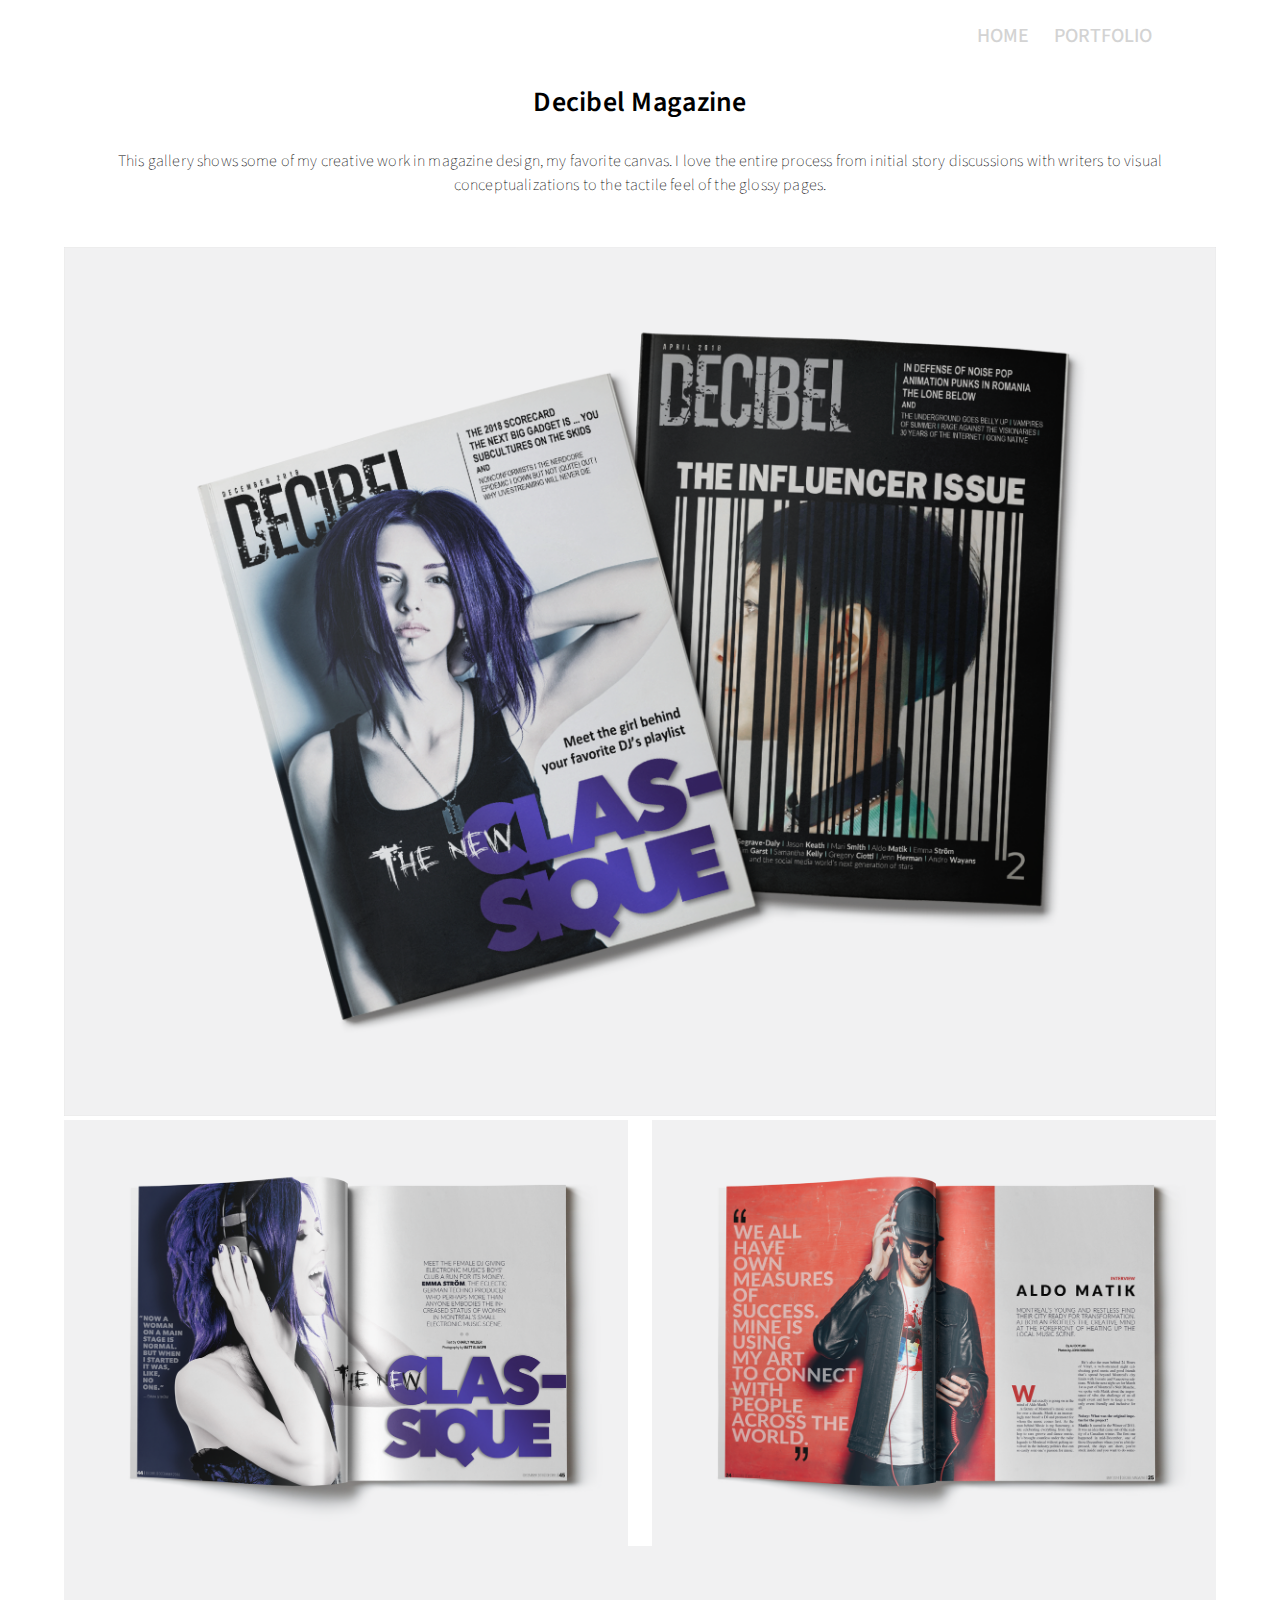
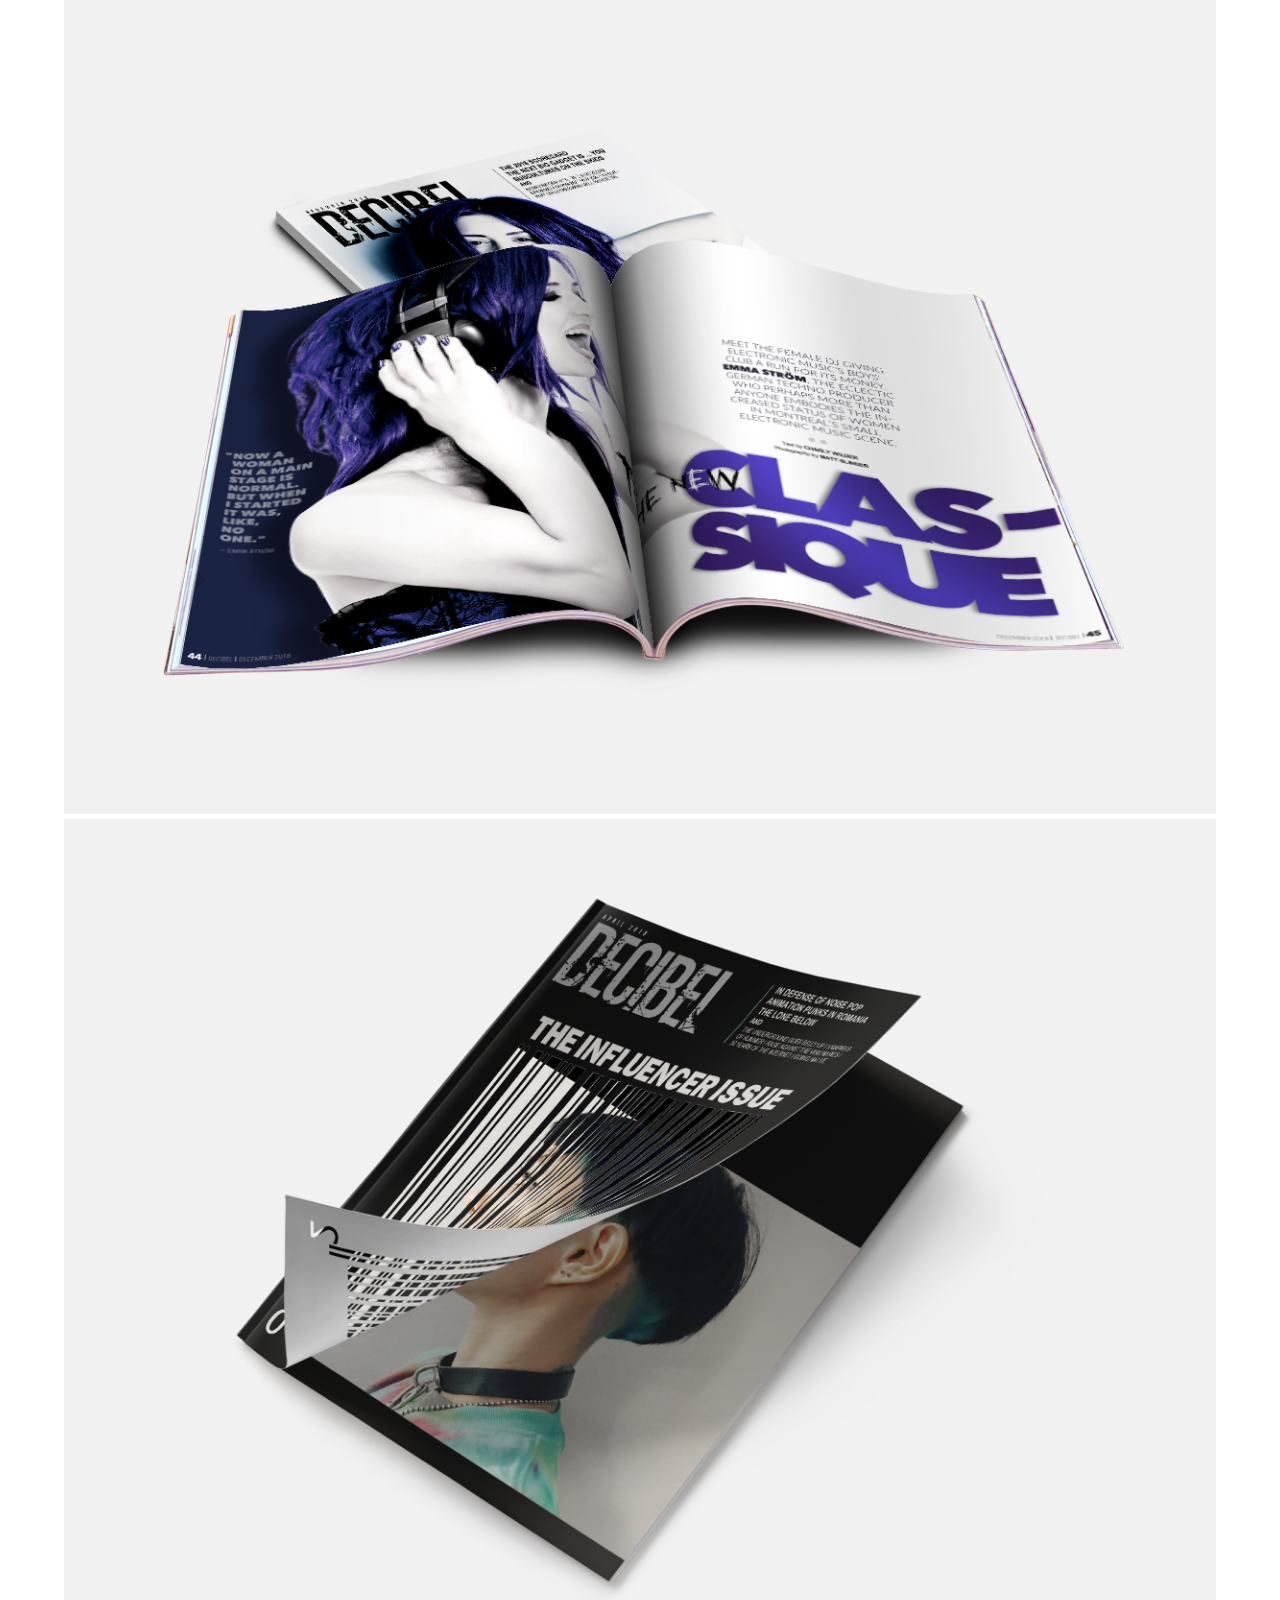
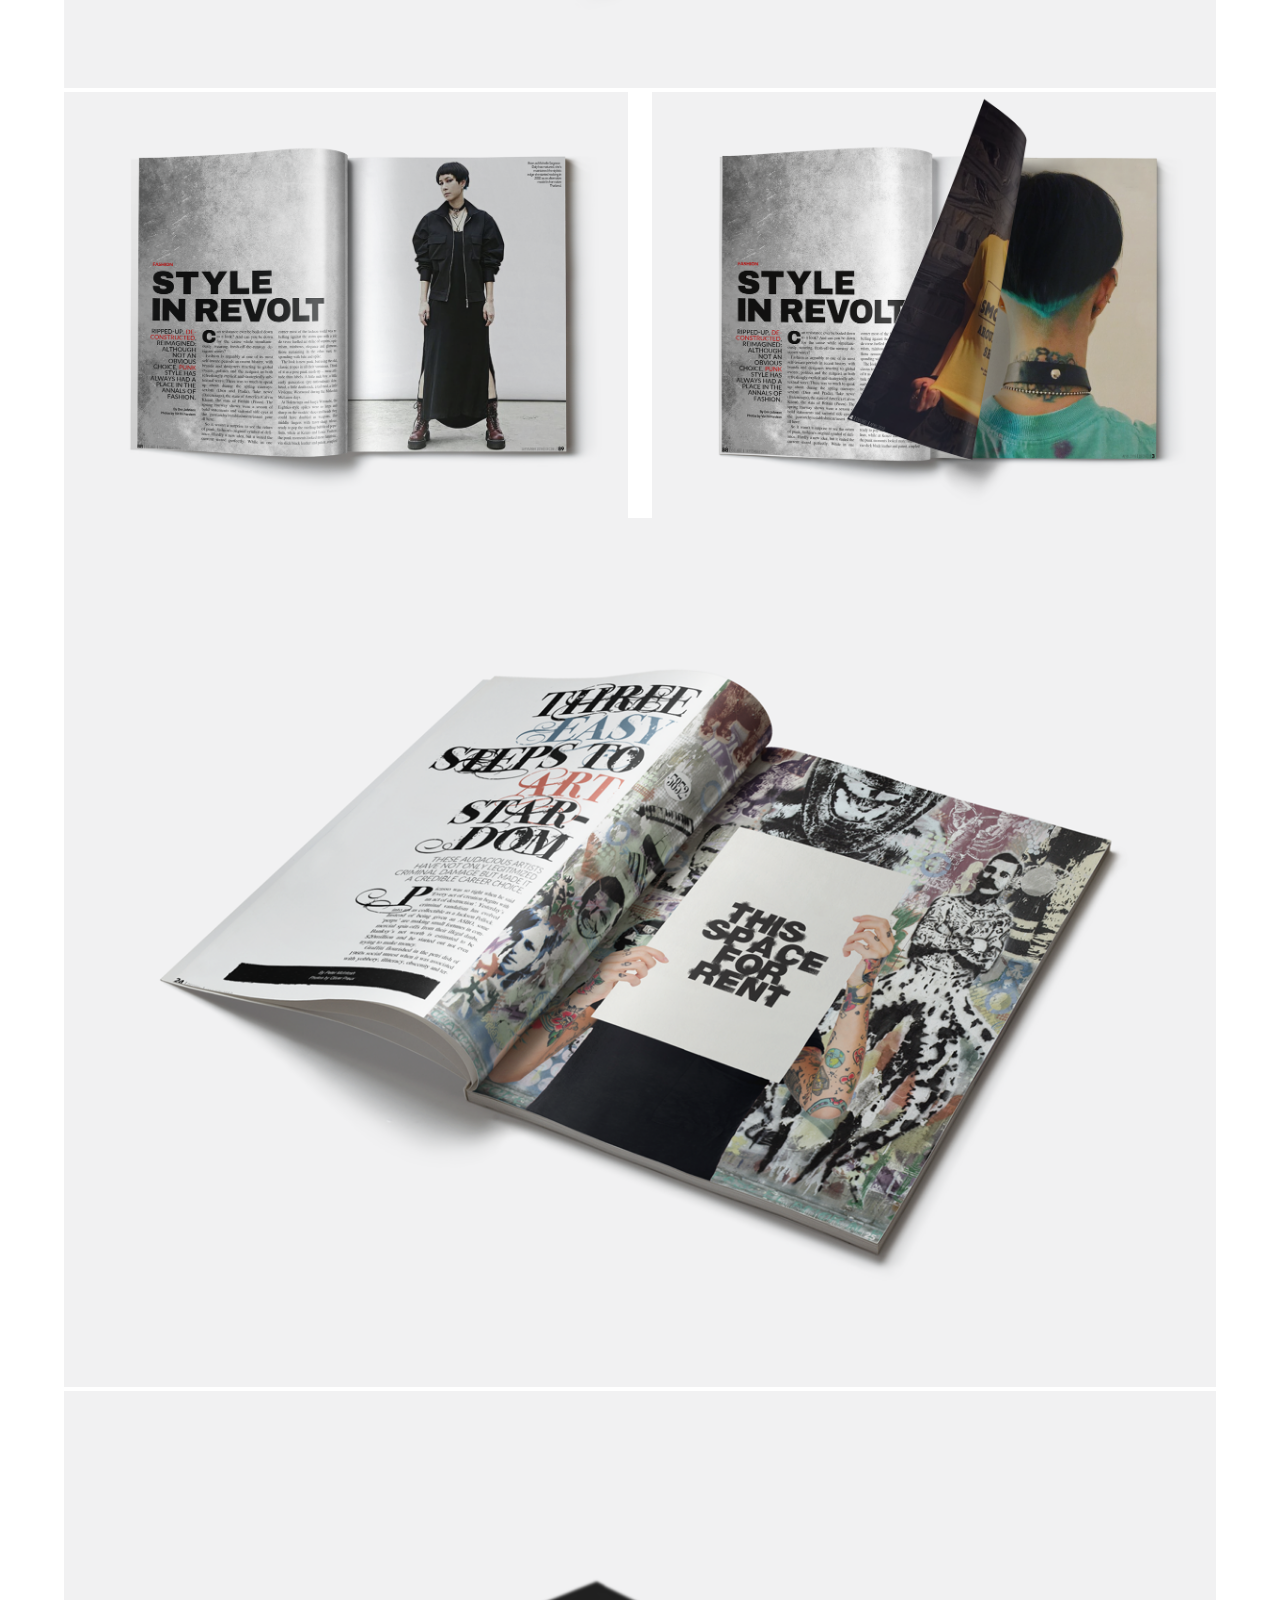
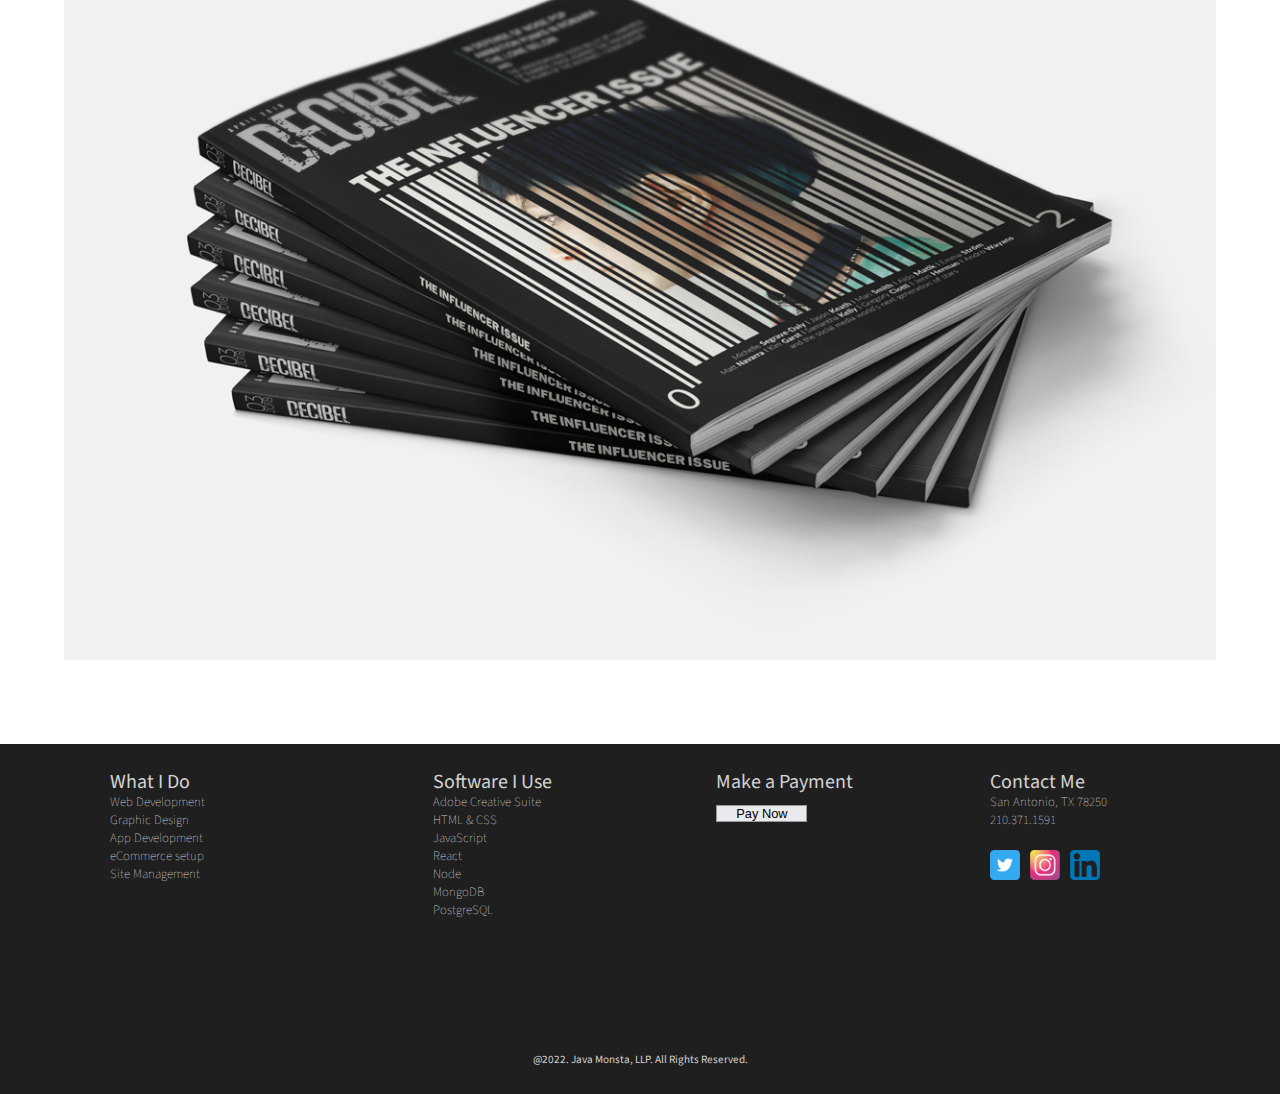
<file: decibel.html>
<!DOCTYPE html>
<html lang="en">
	<head>
    	<meta charset="utf-8">
    	<meta name="Java Monsta's website" content="This is the website for Java Monsta's portfolio, a San Antonio-based web development maestro.">
    	<meta name="Java Monsta web design and development" content="one, two, three">

		<title>Java Monsta Online</title>

		<!-- external CSS link -->
		<link rel="stylesheet" href="css/normalize.css">
		<link rel="stylesheet" href="css/style.css">
    <link rel="preconnect" href="https://fonts.googleapis.com">
<link rel="preconnect" href="https://fonts.gstatic.com" crossorigin>
<link href="https://fonts.googleapis.com/css2?family=Source+Sans+Pro:wght@200;300;400;600;700&display=swap" rel="stylesheet">
<link rel="preconnect" href="https://fonts.googleapis.com">
<link rel="preconnect" href="https://fonts.gstatic.com" crossorigin>
<link href="https://fonts.googleapis.com/css2?family=Work+Sans:wght@100;300;400;500;900&display=swap" rel="stylesheet">
	</head>
	<body>

  <header class="firstSectionPortfolio">
      <nav>
        <ul>
          <li><a href="index.html">HOME</a></li>
         <li><a href="portfolio.html">PORTFOLIO</a></li>
        </ul>
      </nav>
  </header>

    <section class="secondSectionPortfolio">
      <h2>Decibel Magazine</h2>
      <h3>This gallery shows some of my creative work in magazine design, my favorite canvas. I love the entire process from initial story discussions with writers to visual conceptualizations to the tactile feel of the glossy pages.</h3>
        <section class="portPics">
          <img src="images/Decibel Magazine/DecibelCoverDuo2.png">
          <div id="brittside1">
           <img src="images/Decibel Magazine/ClassiqueMagSpread.png">
          </div>
          <div id="brittside2">
            <img src="images/Decibel Magazine/AldoMagSpread.png">
          </div>
          <img src="images/Decibel Magazine/ClassiqueMagSpread3.png">
          <img src="images/Decibel Magazine/InfluencerMagCover3.png">
          <div id="brittside1">
            <img src="images/Decibel Magazine/RevoltMagSpread.png">
           </div>
           <div id="brittside2">
             <img src="images/Decibel Magazine/RevoltMagSpread2b.png">
           </div>
          <img src="images/Decibel Magazine/ArtMagSpread2.png">
          <img src="images/Decibel Magazine/InfluencerMagCover2.png">
        </section>
      </section>




      <footer id="footer">
        <section class="footer">
          <section class="footerColumns">
            <ul class="firstColumn">
              <li><span>What I Do</span></li>
              <li>Web Development</li>
              <li>Graphic Design</li>
              <li>App Development</li>
              <li>eCommerce setup</li>
              <li>Site Management</li>
            </ul>
          </section>
          <section class="footerColumns">
            <ul class="secondColumn">
              <li><span>Software I Use</span></li>
              <li>Adobe Creative Suite</li>
              <li>HTML & CSS</li>
              <li>JavaScript</li>
              <li>React</li>
              <li>Node</li>
              <li>MongoDB</li>
              <li>PostgreSQL</li>
            </ul>
          </section>
          <section class="footerColumns">
            <ul class="thirdColumn">
              <li><span>Make a Payment</span></li>
              <form name="PrePage" method="post" target="_blank" action="#">
                <input type="hidden" name="LinkId" value="fc5640c4-7c1b-4710-9df6-6ebb7d4075bb">
                <input type="submit" value="Pay Now">
               </form>
            </ul>
          </section>
          <section class="footerColumns">
            <ul class="fourthColumn">
              <li><span>Contact Me</span></li>
              <li>San Antonio, TX 78250</li>
              <li>210.371.1591</li>
              <ul class="sociaMedia">
                <li><a href="https://twitter.com/Java_Monsta"><img src="images/twitter-icon.png"></a></li>
                <li><img src="images/instagram_icon.png"></li>
                <li><img src="images/linked_icon.png"></li>
              </ul>
            </ul>
          </section>
        <section class="copyright">
          <p>@2022. Java Monsta, LLP. All Rights Reserved.</p>
        </section>
      </section>
      </footer>
  
      <script type="text/javascript" src="js/main.js"></script>
    </body>
  </html>
</file>
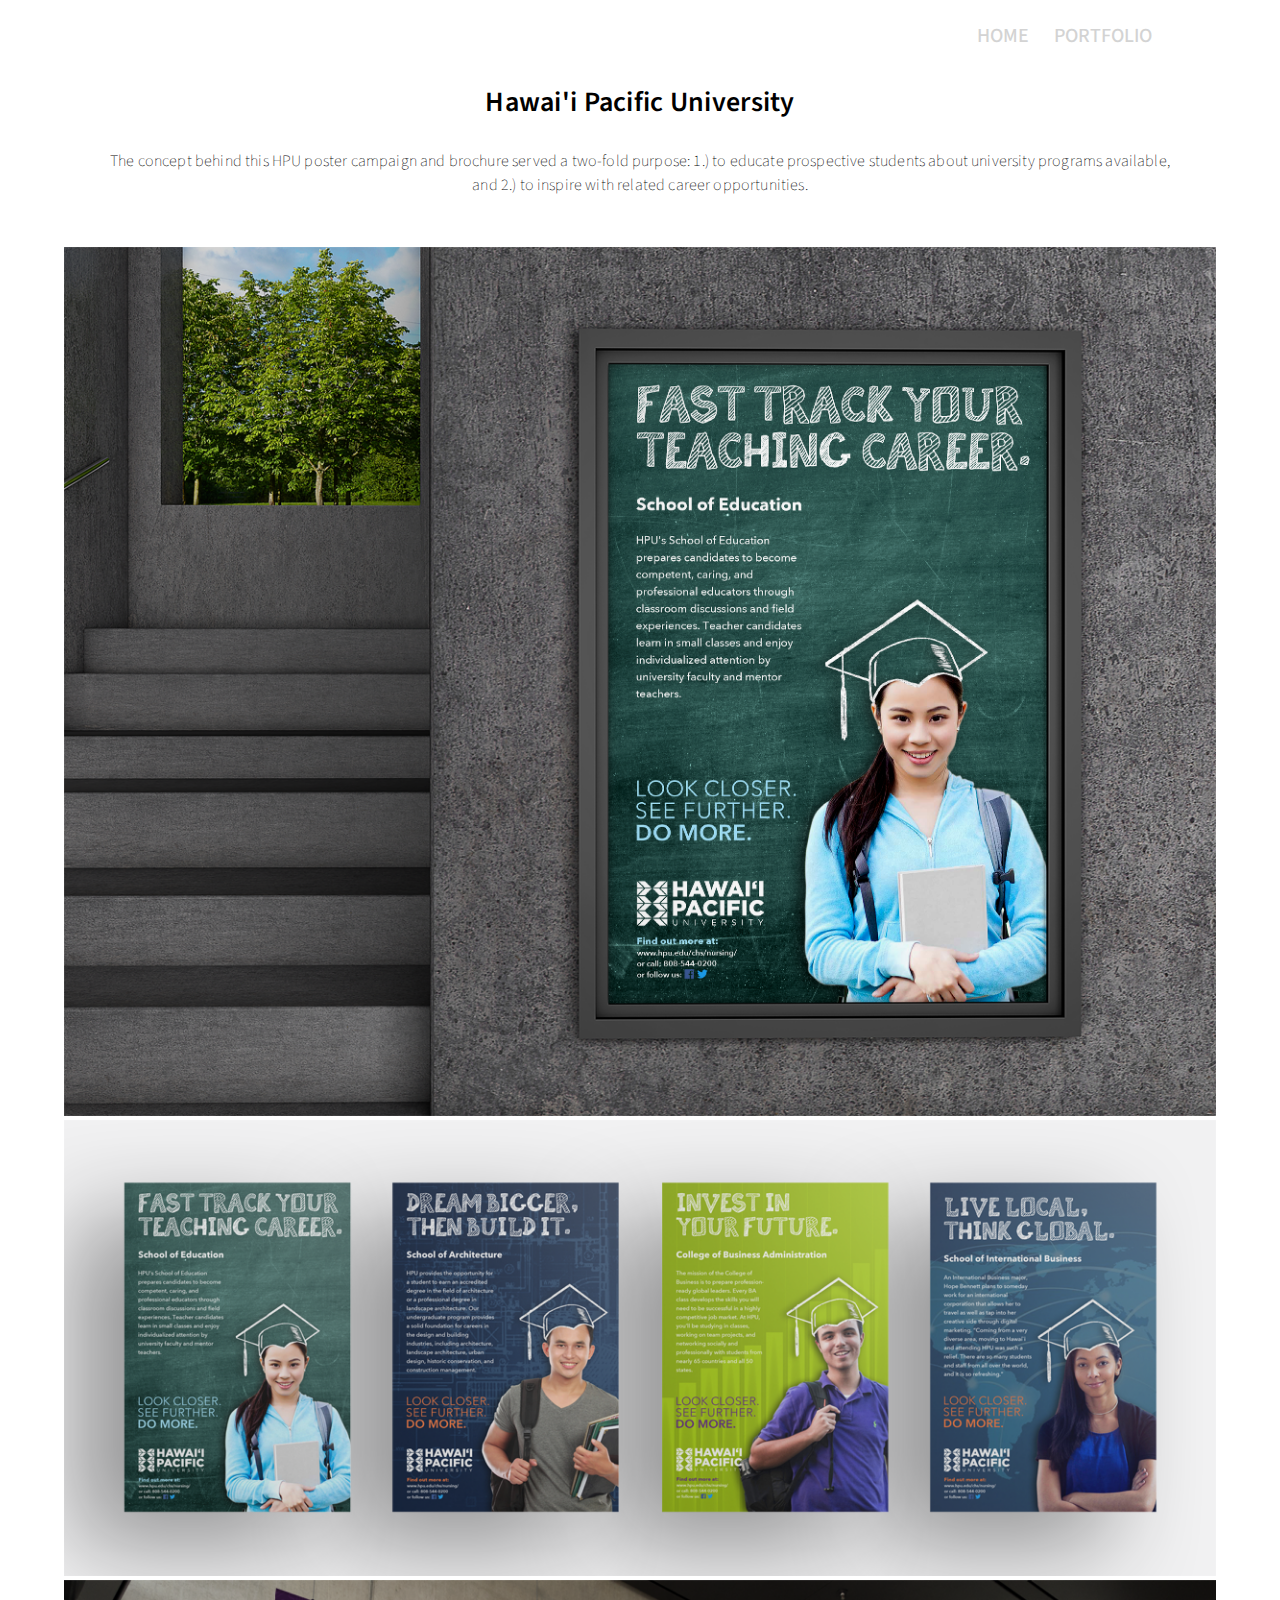
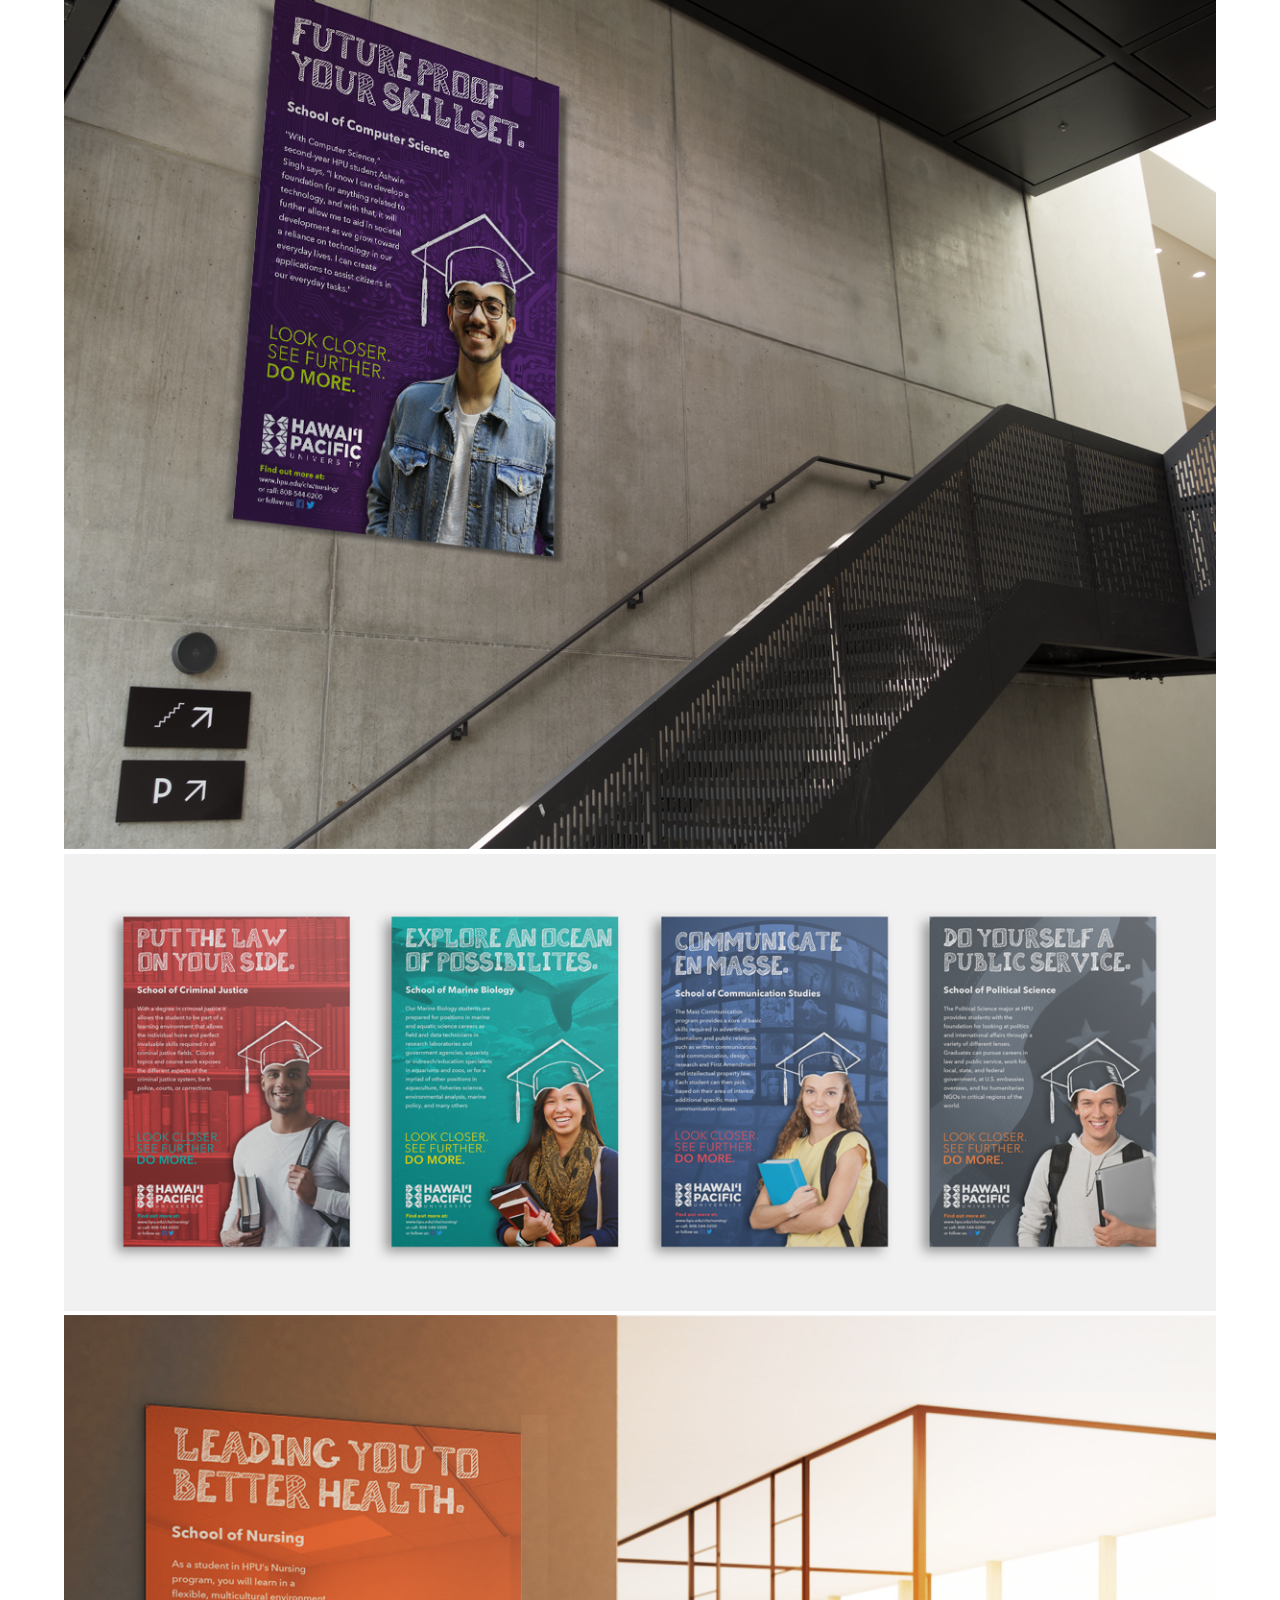
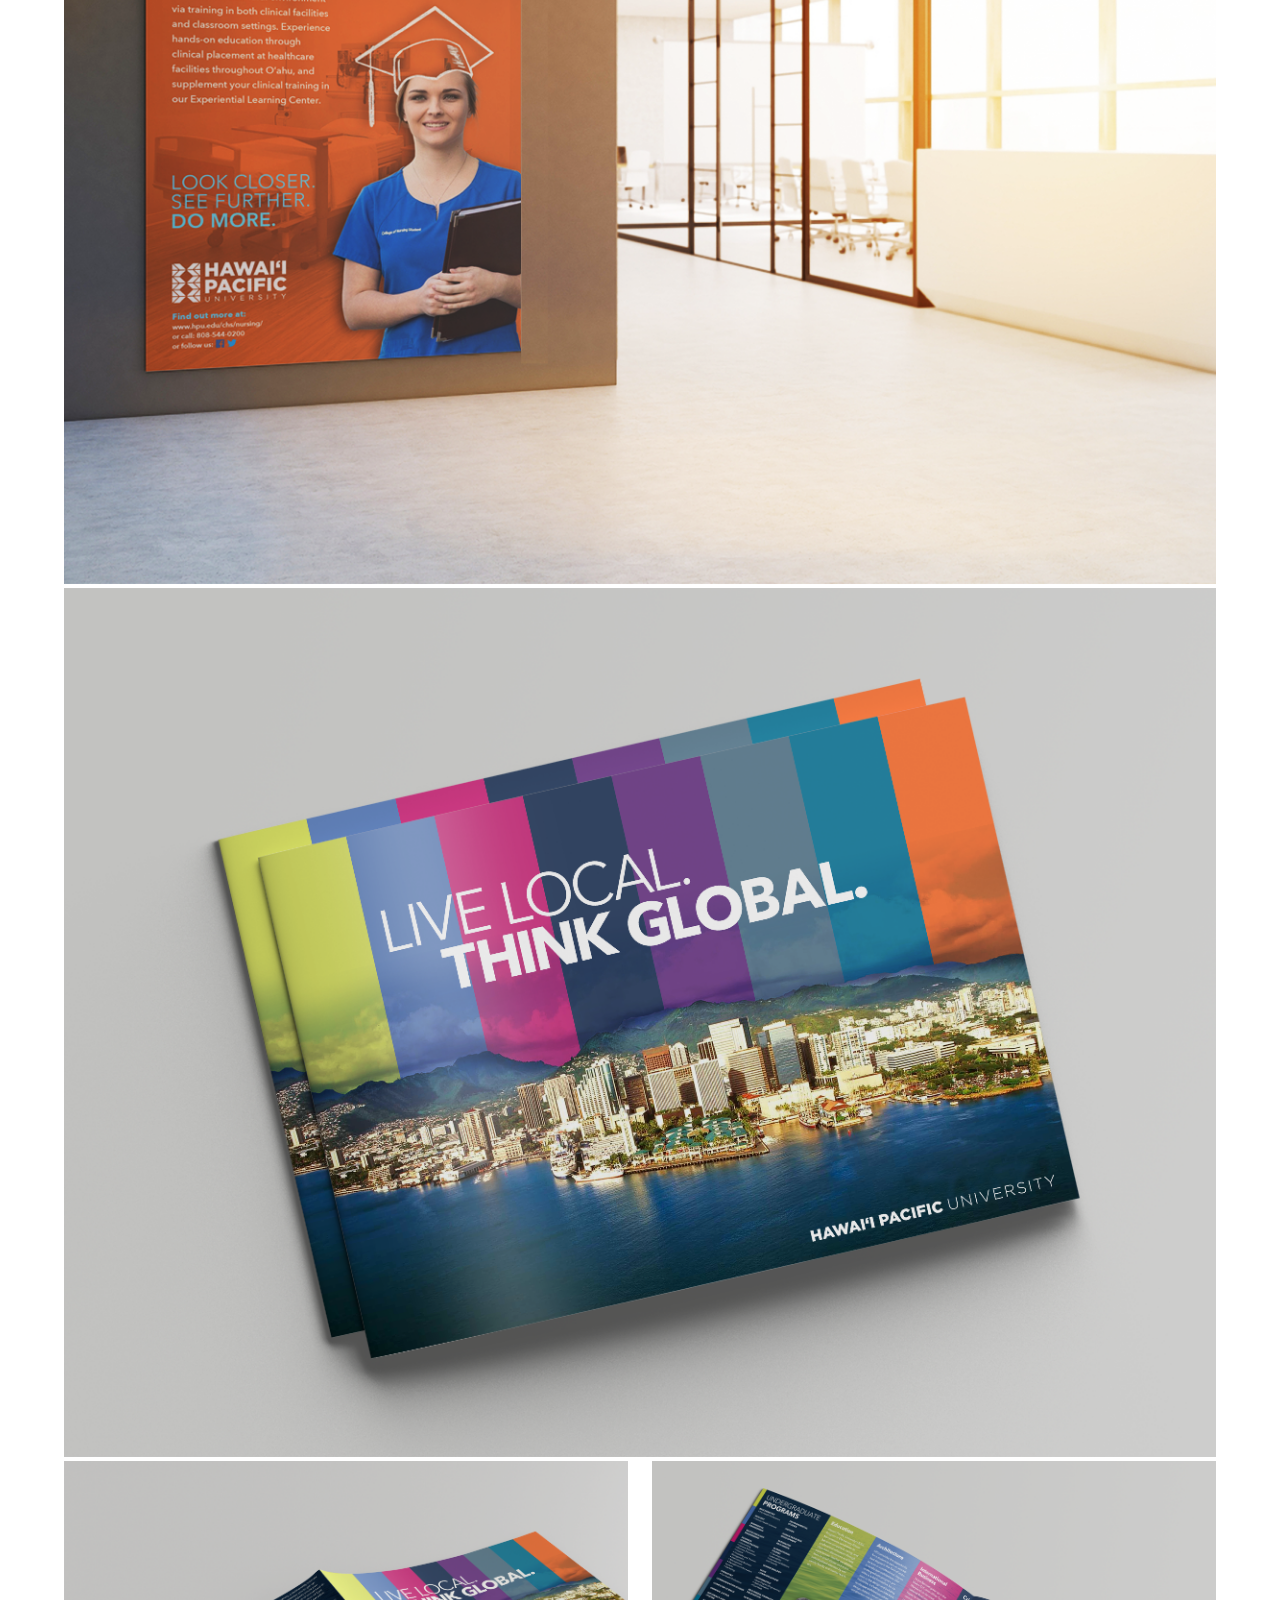
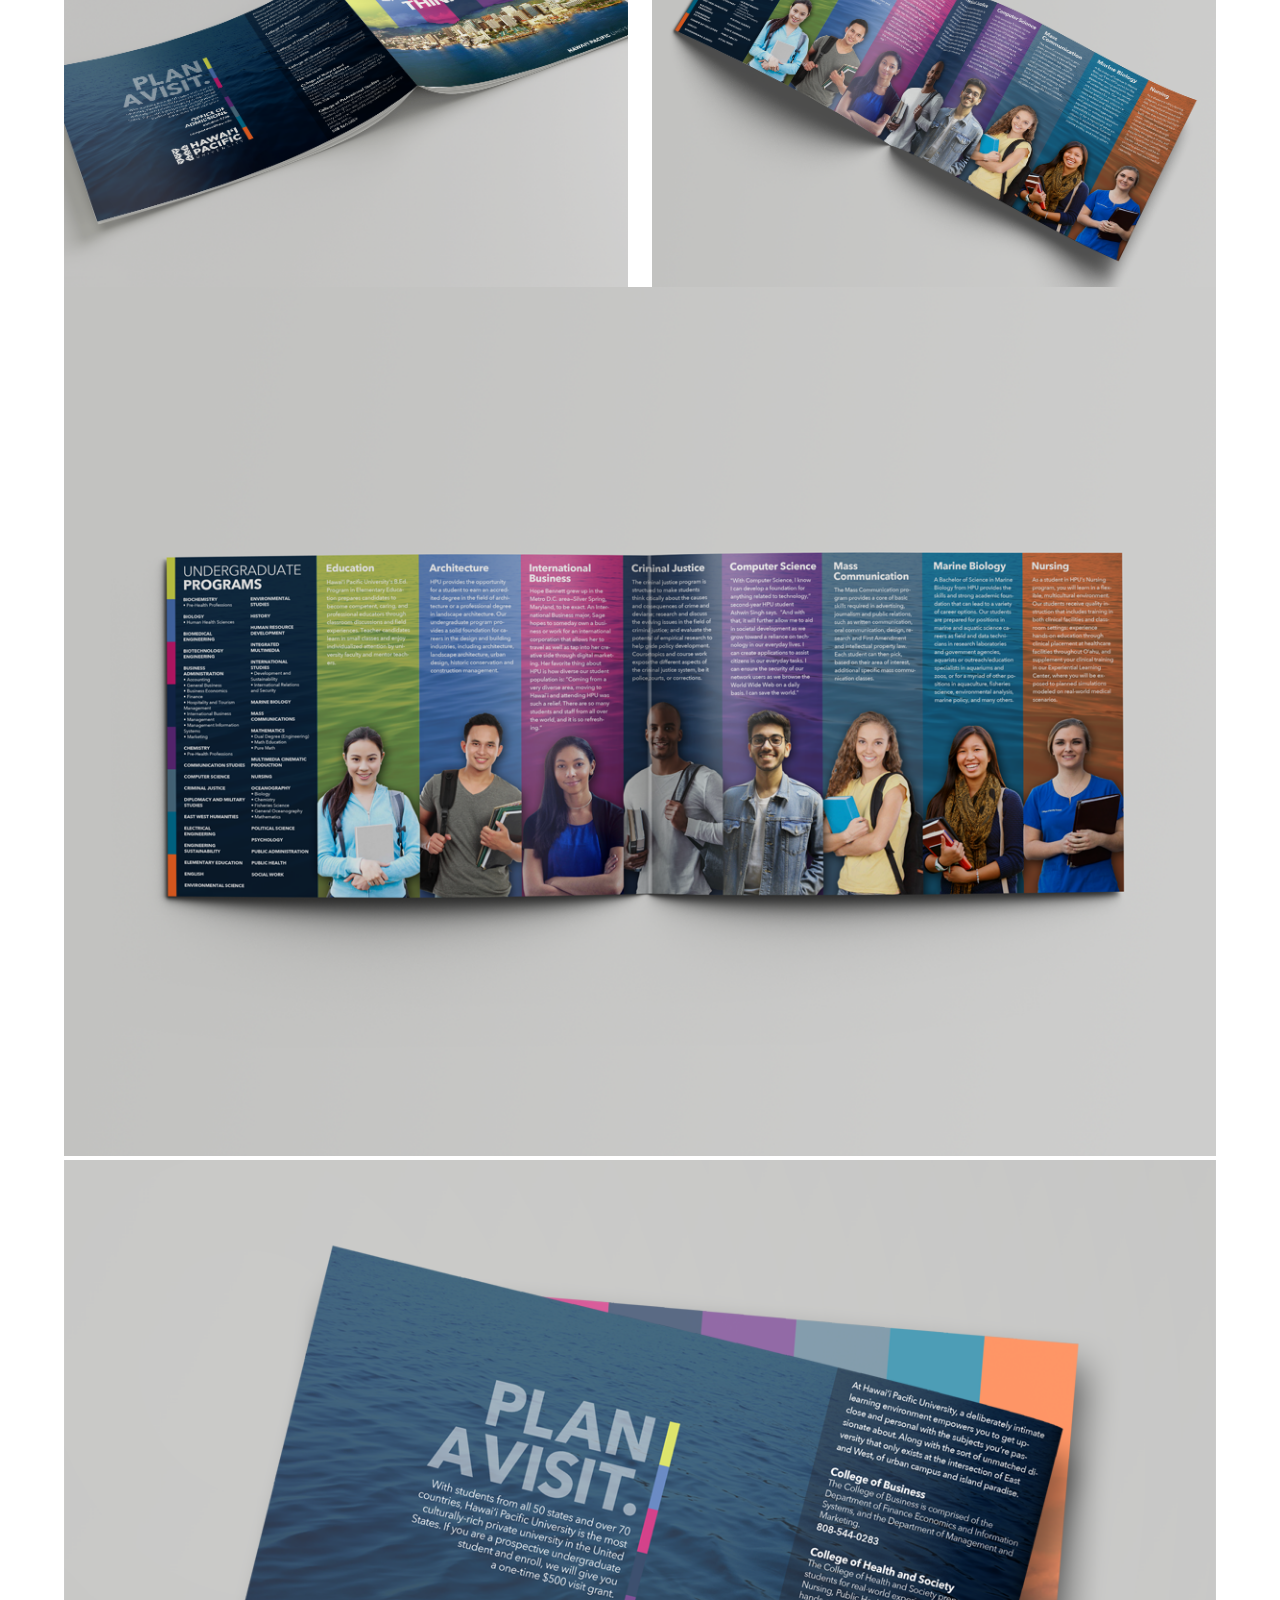
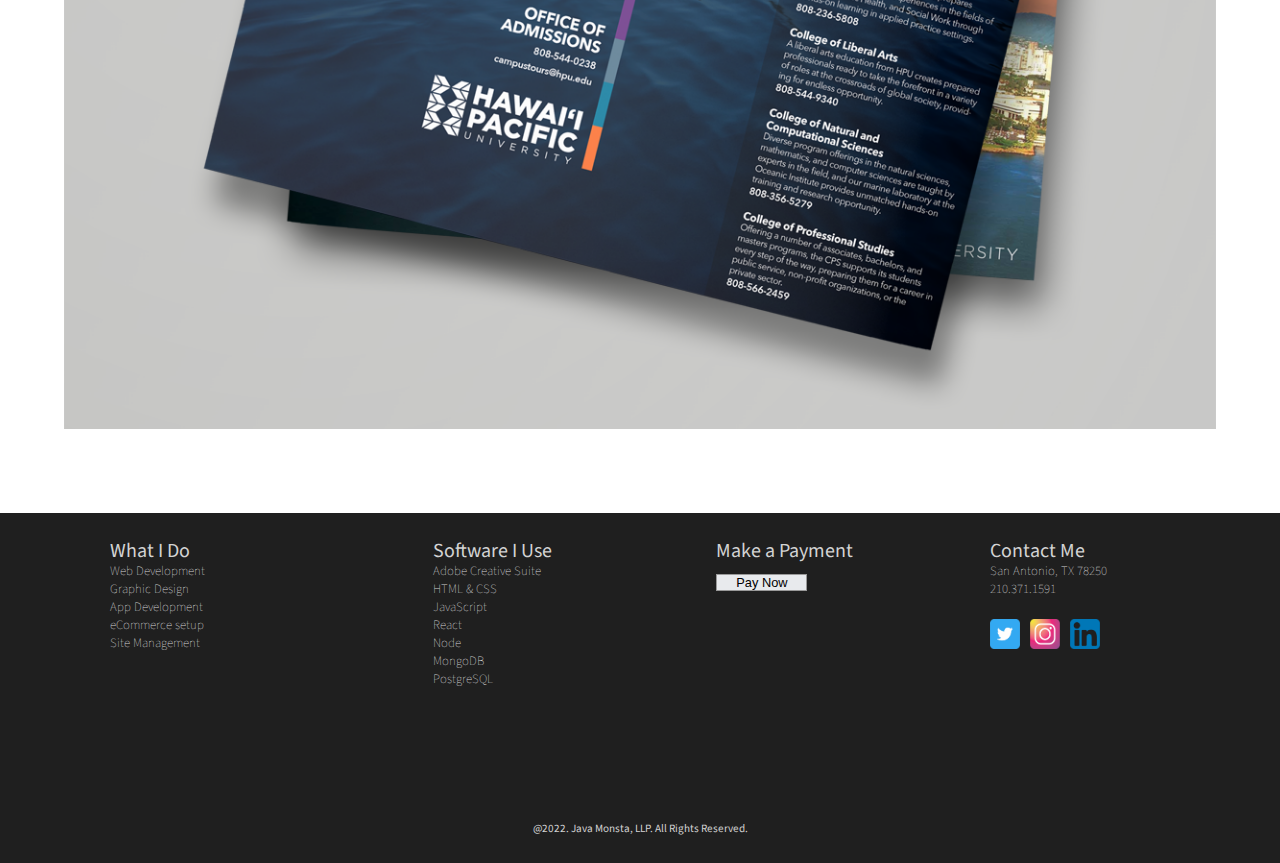
<file: hpu.html>
<!DOCTYPE html>
<html lang="en">
	<head>
    	<meta charset="utf-8">
    	<meta name="Java Monsta's website" content="This is the website for Java Monsta's portfolio, a San Antonio-based web development maestro.">
    	<meta name="Java Monsta web design and development" content="one, two, three">

		<title>Java Monsta Online</title>

		<!-- external CSS link -->
		<link rel="stylesheet" href="css/normalize.css">
		<link rel="stylesheet" href="css/style.css">
    <link rel="preconnect" href="https://fonts.googleapis.com">
<link rel="preconnect" href="https://fonts.gstatic.com" crossorigin>
<link href="https://fonts.googleapis.com/css2?family=Source+Sans+Pro:wght@200;300;400;600;700&display=swap" rel="stylesheet">
<link rel="preconnect" href="https://fonts.googleapis.com">
<link rel="preconnect" href="https://fonts.gstatic.com" crossorigin>
<link href="https://fonts.googleapis.com/css2?family=Work+Sans:wght@100;300;400;500;900&display=swap" rel="stylesheet">
	</head>
	<body>

  <header class="firstSectionPortfolio">
      <nav>
        <ul>
          <li><a href="index.html">HOME</a></li>
         <li><a href="portfolio.html">PORTFOLIO</a></li>
        </ul>
      </nav>
  </header>

    <section class="secondSectionPortfolio">
      <h2>Hawai'i Pacific University</h2>
      <h3>The concept behind this HPU poster campaign and brochure served a two-fold purpose: 1.) to educate prospective students about university programs available, and 2.) to inspire with related career opportunities.</h3>
        <section class="portPics">
          <img src="images/Hawaii Pacific University/HPUPosterWall.png">
          <img src="images/Hawaii Pacific University/HPUPosters4a.png">
          <img src="images/Hawaii Pacific University/HPUPosterWall2b.png">
          <img src="images/Hawaii Pacific University/HPUPoster4b.png">
          <img src="images/Hawaii Pacific University/HPUPosterWall3.png">
          <img src="images/Hawaii Pacific University/HPUBrochure7.png">
          <div id="brittside1">
          <img src="images/Hawaii Pacific University/HPUBrochure4.png">
          </div>
          <div id="brittside2">
          <img src="images/Hawaii Pacific University/HPUBrochure8.png">
          </div>
          <img src="images/Hawaii Pacific University/HPUBrochure9.png">
          <img src="images/Hawaii Pacific University/HPUBrochure11.png">
        </section>
      </section>



      <footer id="footer">
        <section class="footer">
          <section class="footerColumns">
            <ul class="firstColumn">
              <li><span>What I Do</span></li>
              <li>Web Development</li>
              <li>Graphic Design</li>
              <li>App Development</li>
              <li>eCommerce setup</li>
              <li>Site Management</li>
            </ul>
          </section>
          <section class="footerColumns">
            <ul class="secondColumn">
              <li><span>Software I Use</span></li>
              <li>Adobe Creative Suite</li>
              <li>HTML & CSS</li>
              <li>JavaScript</li>
              <li>React</li>
              <li>Node</li>
              <li>MongoDB</li>
              <li>PostgreSQL</li>
            </ul>
          </section>
          <section class="footerColumns">
            <ul class="thirdColumn">
              <li><span>Make a Payment</span></li>
              <form name="PrePage" method="post" target="_blank" action="#">
                <input type="hidden" name="LinkId" value="fc5640c4-7c1b-4710-9df6-6ebb7d4075bb">
                <input type="submit" value="Pay Now">
               </form>
            </ul>
          </section>
          <section class="footerColumns">
            <ul class="fourthColumn">
              <li><span>Contact Me</span></li>
              <li>San Antonio, TX 78250</li>
              <li>210.371.1591</li>
              <ul class="sociaMedia">
                <li><a href="https://twitter.com/Java_Monsta"><img src="images/twitter-icon.png"></a></li>
                <li><img src="images/instagram_icon.png"></li>
                <li><img src="images/linked_icon.png"></li>
              </ul>
            </ul>
          </section>
        <section class="copyright">
          <p>@2022. Java Monsta, LLP. All Rights Reserved.</p>
        </section>
      </section>
      </footer>
  
      <script type="text/javascript" src="js/main.js"></script>
    </body>
  </html>
</file>
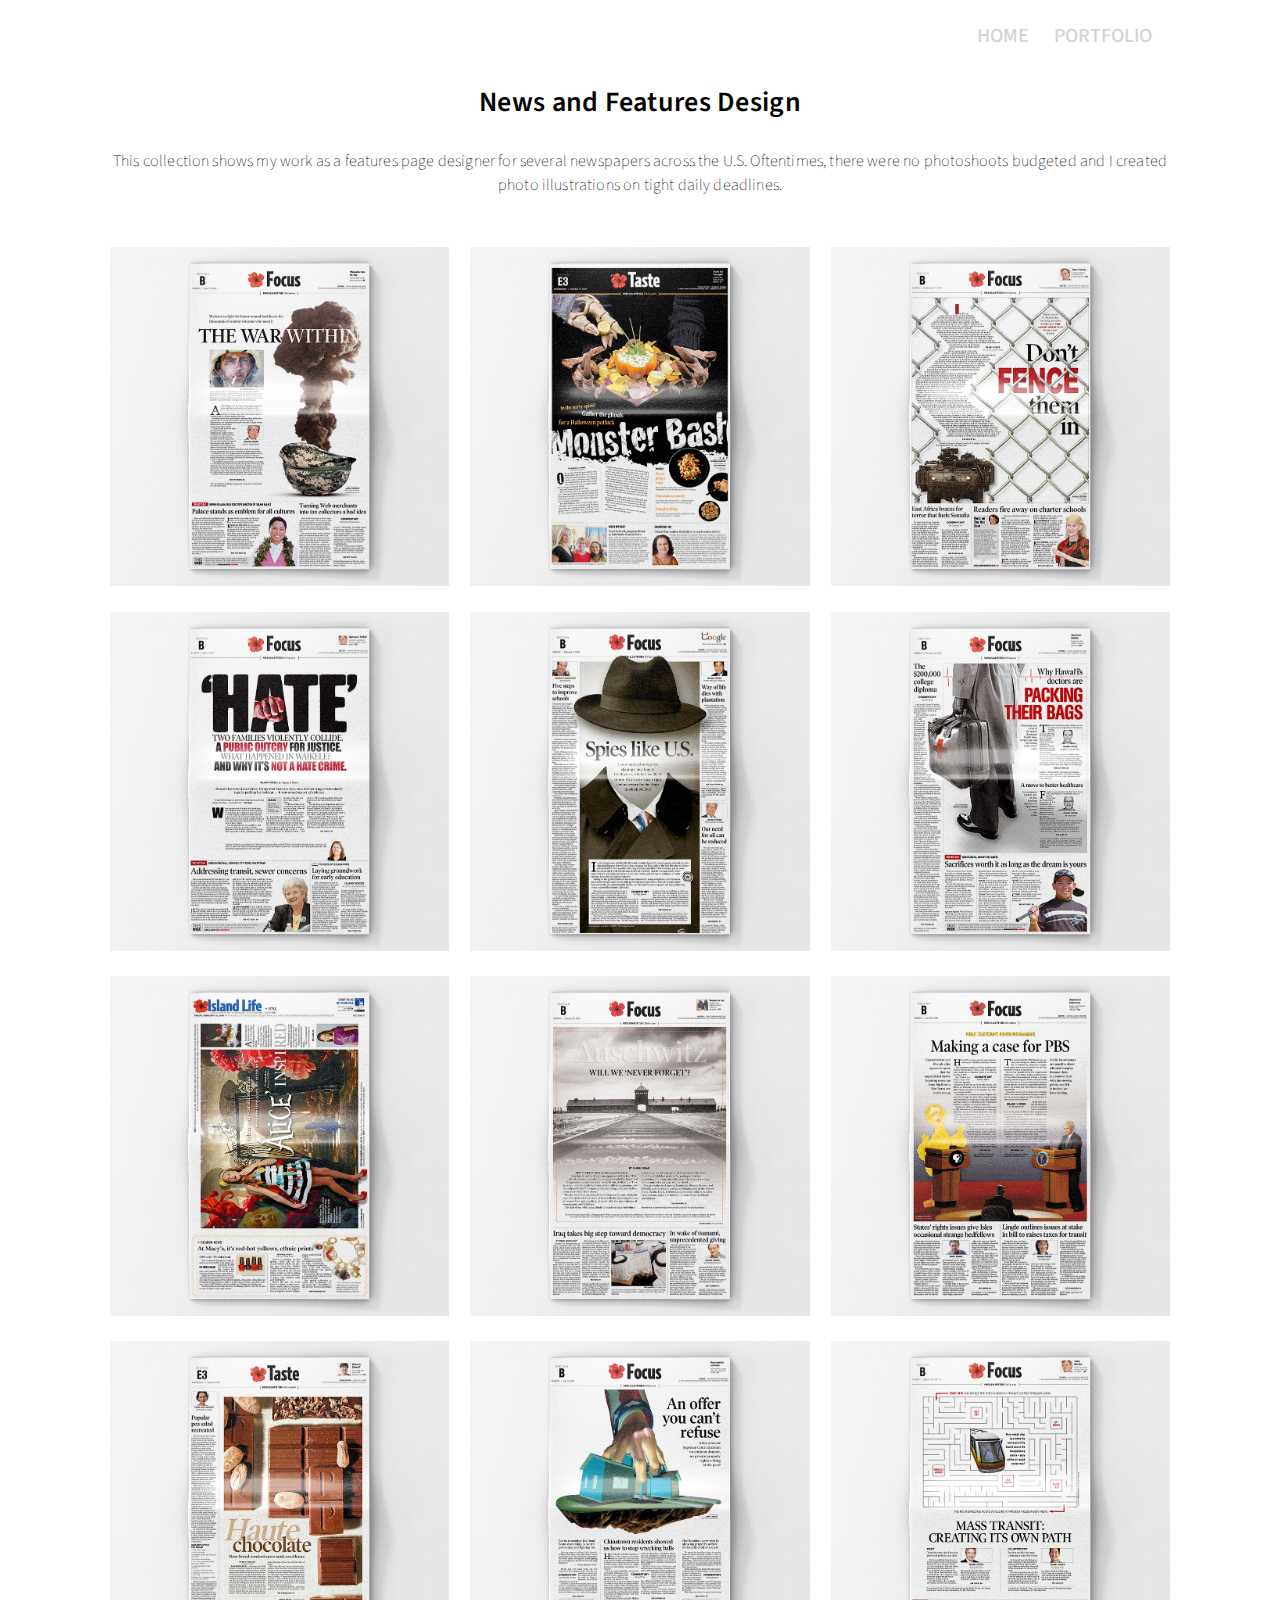
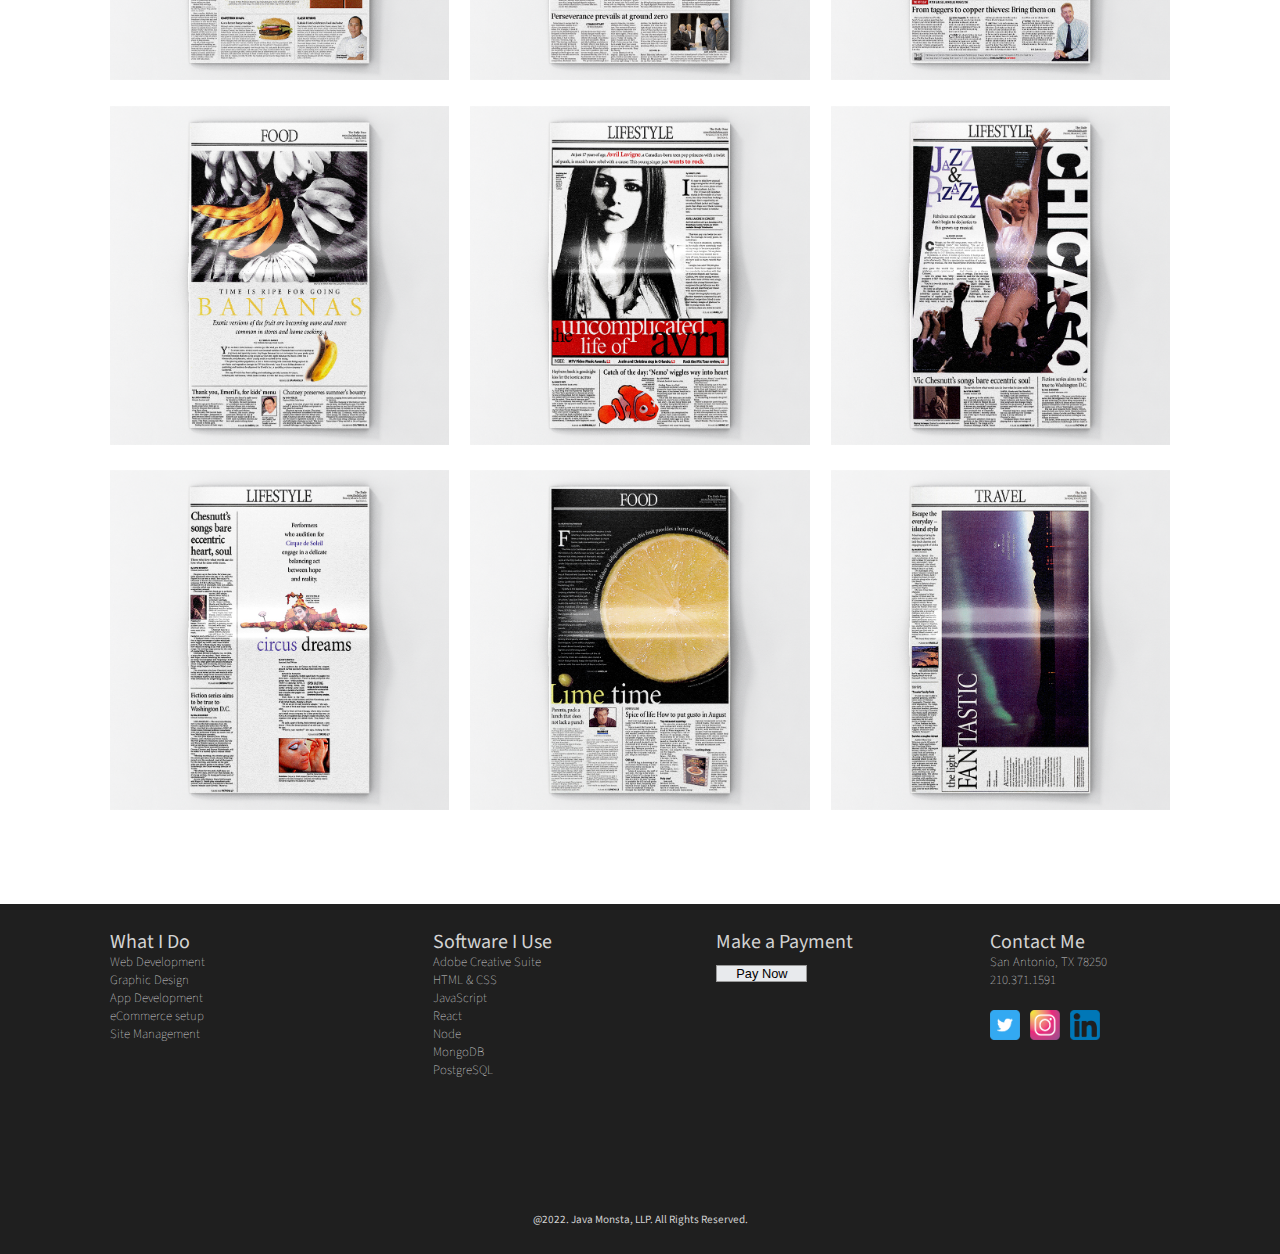
<file: newsdesign.html>
<!DOCTYPE html>
<html lang="en">
	<head>
    	<meta charset="utf-8">
    	<meta name="Java Monsta's website" content="This is the website for Java Monsta's portfolio, a San Antonio-based web development maestro.">
    	<meta name="Java Monsta web design and development" content="one, two, three">

		<title>Java Monsta Online</title>

		<!-- external CSS link -->
		<link rel="stylesheet" href="css/normalize.css">
		<link rel="stylesheet" href="css/style.css">
    <link rel="preconnect" href="https://fonts.googleapis.com">
<link rel="preconnect" href="https://fonts.gstatic.com" crossorigin>
<link href="https://fonts.googleapis.com/css2?family=Source+Sans+Pro:wght@200;300;400;600;700&display=swap" rel="stylesheet">
<link rel="preconnect" href="https://fonts.googleapis.com">
<link rel="preconnect" href="https://fonts.gstatic.com" crossorigin>
<link href="https://fonts.googleapis.com/css2?family=Work+Sans:wght@100;300;400;500;900&display=swap" rel="stylesheet">
	</head>
	<body>

  <header class="firstSectionPortfolio">
      <nav>
        <ul>
          <li><a href="index.html">HOME</a></li>
         <li><a href="portfolio.html">PORTFOLIO</a></li>
        </ul>
      </nav>
  </header>

    <section class="secondSectionPortfolio">
      <h2>News and Features Design</h2>
      <h3>This collection shows my work as a features page designer for several newspapers across the U.S. Oftentimes, there were no photoshoots budgeted and I created photo illustrations on tight daily deadlines.</h3>
      <section class="flex-grid">
        <section class="child1">
          <img src="images/Newspaper Designs/Newspaper Mockups Web/WarSQWeb.png">
        </section>
        <section class="child2">
          <img src="images/Newspaper Designs/Newspaper Mockups Web/BashSQ.png">
        </section>
        <section class="child3">
          <img src="images/Newspaper Designs/Newspaper Mockups Web/StrykerSQWeb.png">
        </section>
        <section class="child4">
          <img src="images/Newspaper Designs/Newspaper Mockups Web/HateSQWeb.png">
        </section>
        <section class="child5">
          <img src="images/Newspaper Designs/Newspaper Mockups Web/SpiesSQWeb.png">
        </section>
        <section class="child6">
          <img src="images/Newspaper Designs/Newspaper Mockups Web/DocsSQWeb.png">
        </section>
        <section class="child7">
          <img src="images/Newspaper Designs/Newspaper Mockups Web/AliceSQRWeb.png">
        </section>
        <section class="child8">
          <img src="images/Newspaper Designs/Newspaper Mockups Web/AuschwitzSQWeb.png">
        </section>
        <section class="child9">
          <img src="images/Newspaper Designs/Newspaper Mockups Web/DebateSQWeb.png">
        </section>
        <section class="child10">
          <img src="images/Newspaper Designs/Newspaper Mockups Web/ChocolateSQWeb.png">
        </section>
        <section class="child11">
          <img src="images/Newspaper Designs/Newspaper Mockups Web/UncleSQWeb.png">
        </section>
        <section class="child12">
          <img src="images/Newspaper Designs/Newspaper Mockups Web/MazeSQWeb.png">
        </section>
        <section class="child13">
          <img src="images/Newspaper Designs/Newspaper Mockups Web/BananasSQWeb.png">
        </section>
        <section class="child14">
          <img src="images/Newspaper Designs/Newspaper Mockups Web/AvrilSQWeb.png">
        </section>
        <section class="child15">
          <img src="images/Newspaper Designs/Newspaper Mockups Web/ChicagoSQWeb.png">
        </section>
        <section class="child16">
          <img src="images/Newspaper Designs/Newspaper Mockups Web/CIrcusSQWeb.png">
        </section>
        <section class="child17">
          <img src="images/Newspaper Designs/Newspaper Mockups Web/LimeSQWeb.png">
        </section>
        <section class="child18">
          <img src="images/Newspaper Designs/Newspaper Mockups Web/FantasticSQWeb.png">
        </section>
      </section>

    </section>


    <footer id="footer">
      <section class="footer">
        <section class="footerColumns">
          <ul class="firstColumn">
            <li><span>What I Do</span></li>
            <li>Web Development</li>
            <li>Graphic Design</li>
            <li>App Development</li>
            <li>eCommerce setup</li>
            <li>Site Management</li>
          </ul>
        </section>
        <section class="footerColumns">
          <ul class="secondColumn">
            <li><span>Software I Use</span></li>
            <li>Adobe Creative Suite</li>
            <li>HTML & CSS</li>
            <li>JavaScript</li>
            <li>React</li>
            <li>Node</li>
            <li>MongoDB</li>
            <li>PostgreSQL</li>
          </ul>
        </section>
        <section class="footerColumns">
          <ul class="thirdColumn">
            <li><span>Make a Payment</span></li>
            <form name="PrePage" method="post" target="_blank" action="#">
              <input type="hidden" name="LinkId" value="fc5640c4-7c1b-4710-9df6-6ebb7d4075bb">
              <input type="submit" value="Pay Now">
             </form>
          </ul>
        </section>
        <section class="footerColumns">
          <ul class="fourthColumn">
            <li><span>Contact Me</span></li>
            <li>San Antonio, TX 78250</li>
            <li>210.371.1591</li>
            <ul class="sociaMedia">
              <li><a href="https://twitter.com/Java_Monsta"><img src="images/twitter-icon.png"></a></li>
              <li><img src="images/instagram_icon.png"></li>
              <li><img src="images/linked_icon.png"></li>
            </ul>
          </ul>
        </section>
      <section class="copyright">
        <p>@2022. Java Monsta, LLP. All Rights Reserved.</p>
      </section>
    </section>
    </footer>

		<script type="text/javascript" src="js/main.js"></script>
	</body>
</html>
</file>
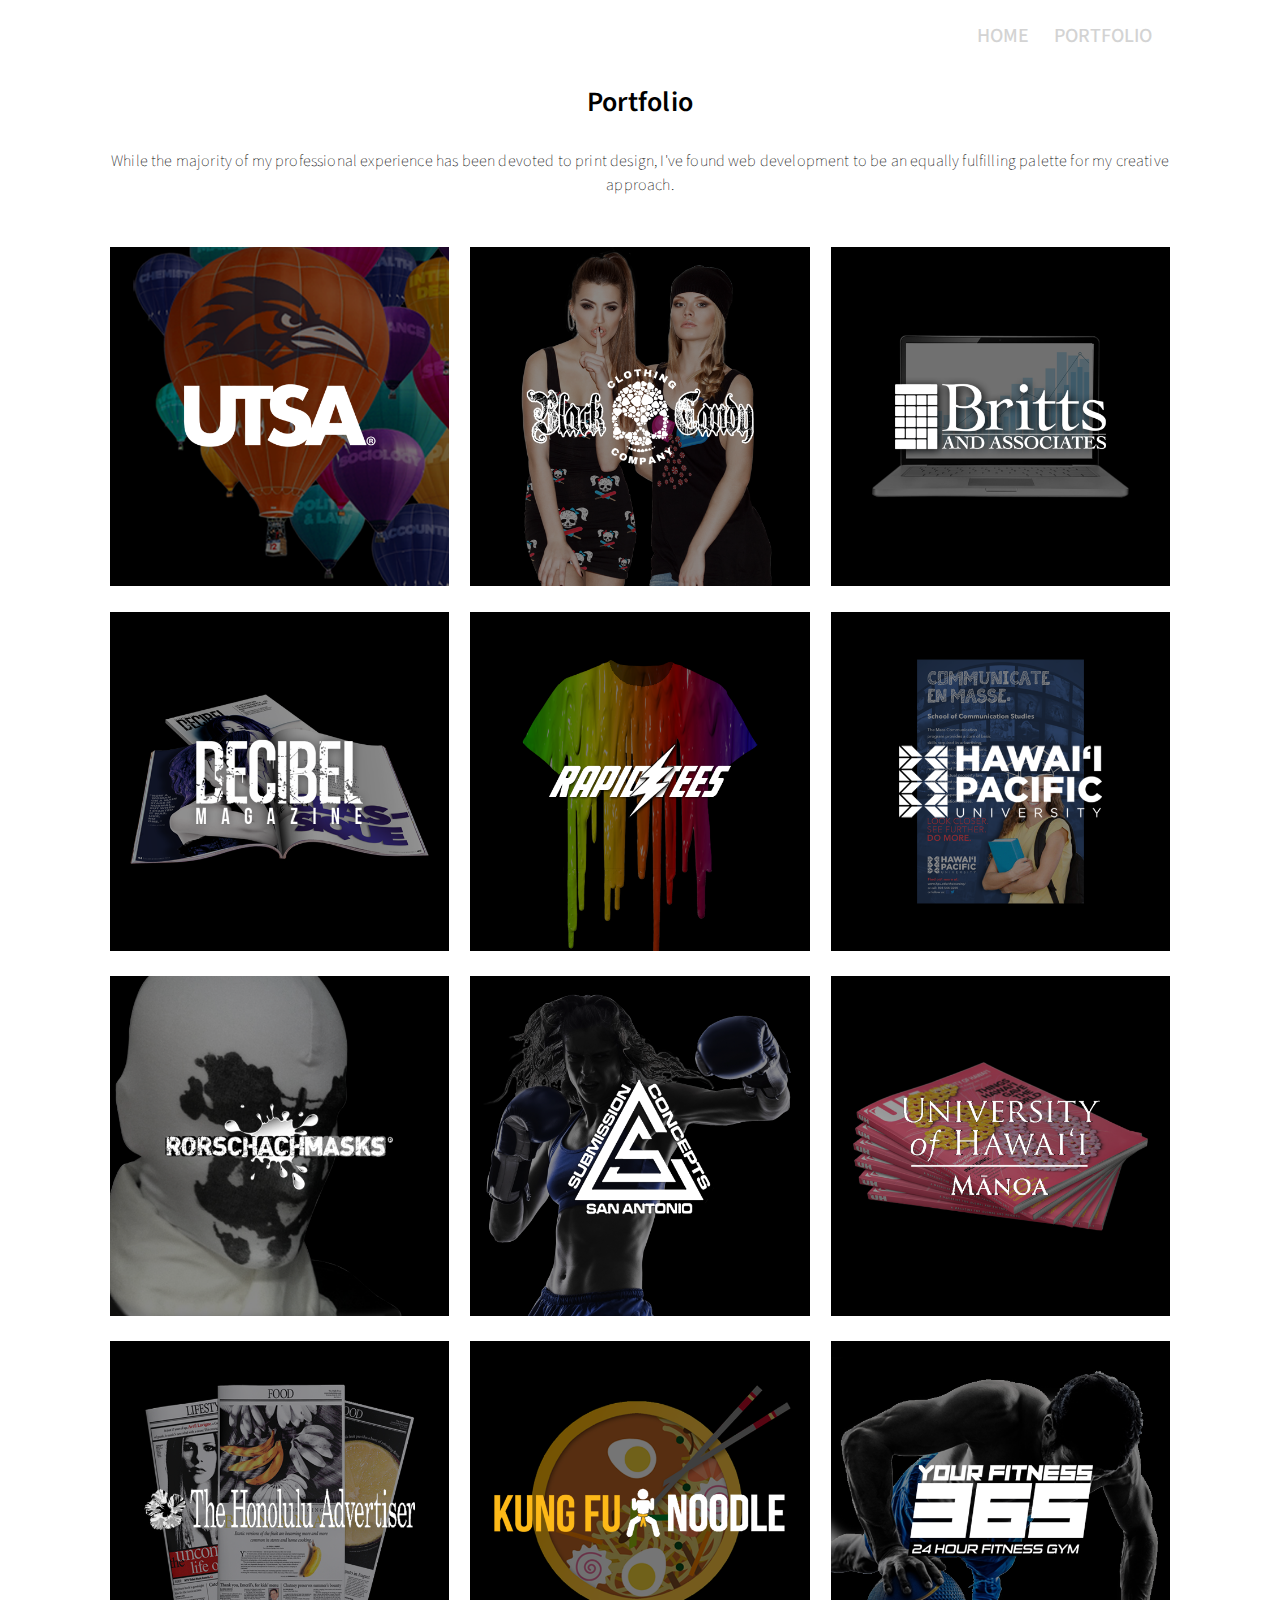
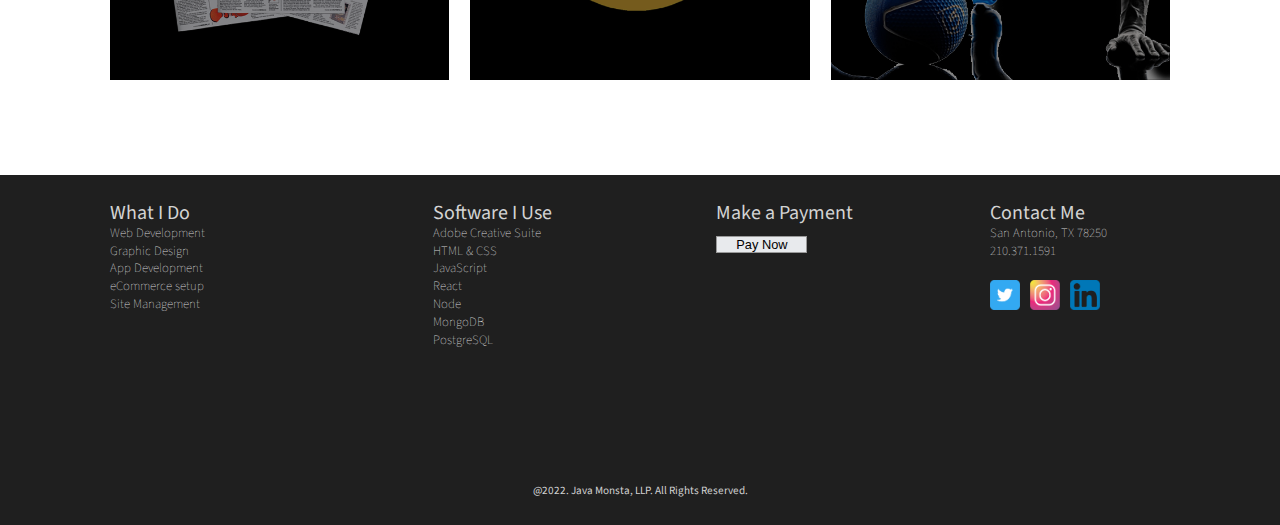
<file: portfolio.html>
<!DOCTYPE html>
<html lang="en">
	<head>
    	<meta charset="utf-8">
    	<meta name="Java Monsta's website" content="This is the website for Java Monsta's portfolio, a San Antonio-based web development maestro.">
    	<meta name="Java Monsta web design and development" content="one, two, three">

		<title>Java Monsta Online</title>

		<!-- external CSS link -->
		<link rel="stylesheet" href="css/normalize.css">
		<link rel="stylesheet" href="css/style.css">
    <link rel="preconnect" href="https://fonts.googleapis.com">
<link rel="preconnect" href="https://fonts.gstatic.com" crossorigin>
<link href="https://fonts.googleapis.com/css2?family=Source+Sans+Pro:wght@200;300;400;600;700&display=swap" rel="stylesheet">
<link rel="preconnect" href="https://fonts.googleapis.com">
<link rel="preconnect" href="https://fonts.gstatic.com" crossorigin>
<link href="https://fonts.googleapis.com/css2?family=Work+Sans:wght@100;300;400;500;900&display=swap" rel="stylesheet">
	</head>
	<body>

  <header class="firstSectionPortfolio">
      <nav>
        <ul>
          <li><a href="index.html">HOME</a></li>
         <li><a href="portfolio.html">PORTFOLIO</a></li>
        </ul>
      </nav>
  </header>

    <section class="secondSectionPortfolio">
      <h2>Portfolio</h2>
      <h3>While the majority of my professional experience has been devoted to print design, I've found web development to be an equally fulfilling palette for my creative approach.</h3>
      <section class="flex-grid">
        <section class="child1">
          <a href="utsa.html"><img src="images/UTSAThumb.png" alt="University of Texas-San Antonio"></a>
        </section>
        <section class="child2">
          <a href="candy.html"><img src="images/CandyThumbWebb.png" alt="Black Candy Clothing Co."></a>
        </section>
        <section class="child3">
          <a href="britts.html"><img src="images/BrittsThumbWeb.png" alt="Britts and Associates LLC"></a>
        </section>
        <section class="child4">
          <a href="decibel.html"><img src="images/DecibelThumb.png" alt="Decibel Magazine"></a>
        </section>
        <section class="child5">
          <a href="rapidtees.html"><img src="images/RapidTeesThumb2Web.png" alt="Rapid Tees"></a>
        </section>
        <section class="child6">
          <a href="hpu.html"><img src="images/HPUThumb.png" alt="Hawaii Pacific University"></a>
        </section>
        <section class="child7">
          <a href="rorschach.html"><img src="images/MasksThumbWeb.png" alt="RorschachMasks"></a>
        </section>
        <section class="child8">
          <a href="subcon.html"><img src="images/SubConThumbWeb.png" alt="Submission Concepts"></a>
        </section>
        <section class="child9">
          <a href="uh.html"><img src="images/UHThumb.png" alt="University of Hawaii"></a>
        </section>
        <section class="child10">
          <a href="newsdesign.html"><img src="images/AdvertiserThumb.png" alt="News Design"></a>
        </section>
        <section class="child11">
          <a href="kungfu.html"><img src="images/KungFuThumb.png" alt="Kung Fu Noodle"></a>
        </section>
        <section class="child12">
          <a href="fitness.html"><img src="images/FitnessThumbWeb.png" alt="Your Fitness 365"></a>
        </section>
      </section>

    </section>



    <footer id="footer">
      <section class="footer">
        <section class="footerColumns">
          <ul class="firstColumn">
            <li><span>What I Do</span></li>
            <li>Web Development</li>
            <li>Graphic Design</li>
            <li>App Development</li>
            <li>eCommerce setup</li>
            <li>Site Management</li>
          </ul>
        </section>
        <section class="footerColumns">
          <ul class="secondColumn">
            <li><span>Software I Use</span></li>
            <li>Adobe Creative Suite</li>
            <li>HTML & CSS</li>
            <li>JavaScript</li>
            <li>React</li>
            <li>Node</li>
            <li>MongoDB</li>
            <li>PostgreSQL</li>
          </ul>
        </section>
        <section class="footerColumns">
          <ul class="thirdColumn">
            <li><span>Make a Payment</span></li>
            <form name="PrePage" method="post" target="_blank" action="#">
              <input type="hidden" name="LinkId" value="fc5640c4-7c1b-4710-9df6-6ebb7d4075bb">
              <input type="submit" value="Pay Now">
             </form>
          </ul>
        </section>
        <section class="footerColumns">
          <ul class="fourthColumn">
            <li><span>Contact Me</span></li>
            <li>San Antonio, TX 78250</li>
            <li>210.371.1591</li>
            <ul class="sociaMedia">
              <li><a href="https://twitter.com/Java_Monsta"><img src="images/twitter-icon.png"></a></li>
              <li><img src="images/instagram_icon.png"></li>
              <li><img src="images/linked_icon.png"></li>
            </ul>
          </ul>
        </section>
      <section class="copyright">
        <p>@2022. Java Monsta, LLP. All Rights Reserved.</p>
      </section>
    </section>
    </footer>

		<script type="text/javascript" src="js/main.js"></script>
	</body>
</html>
</file>
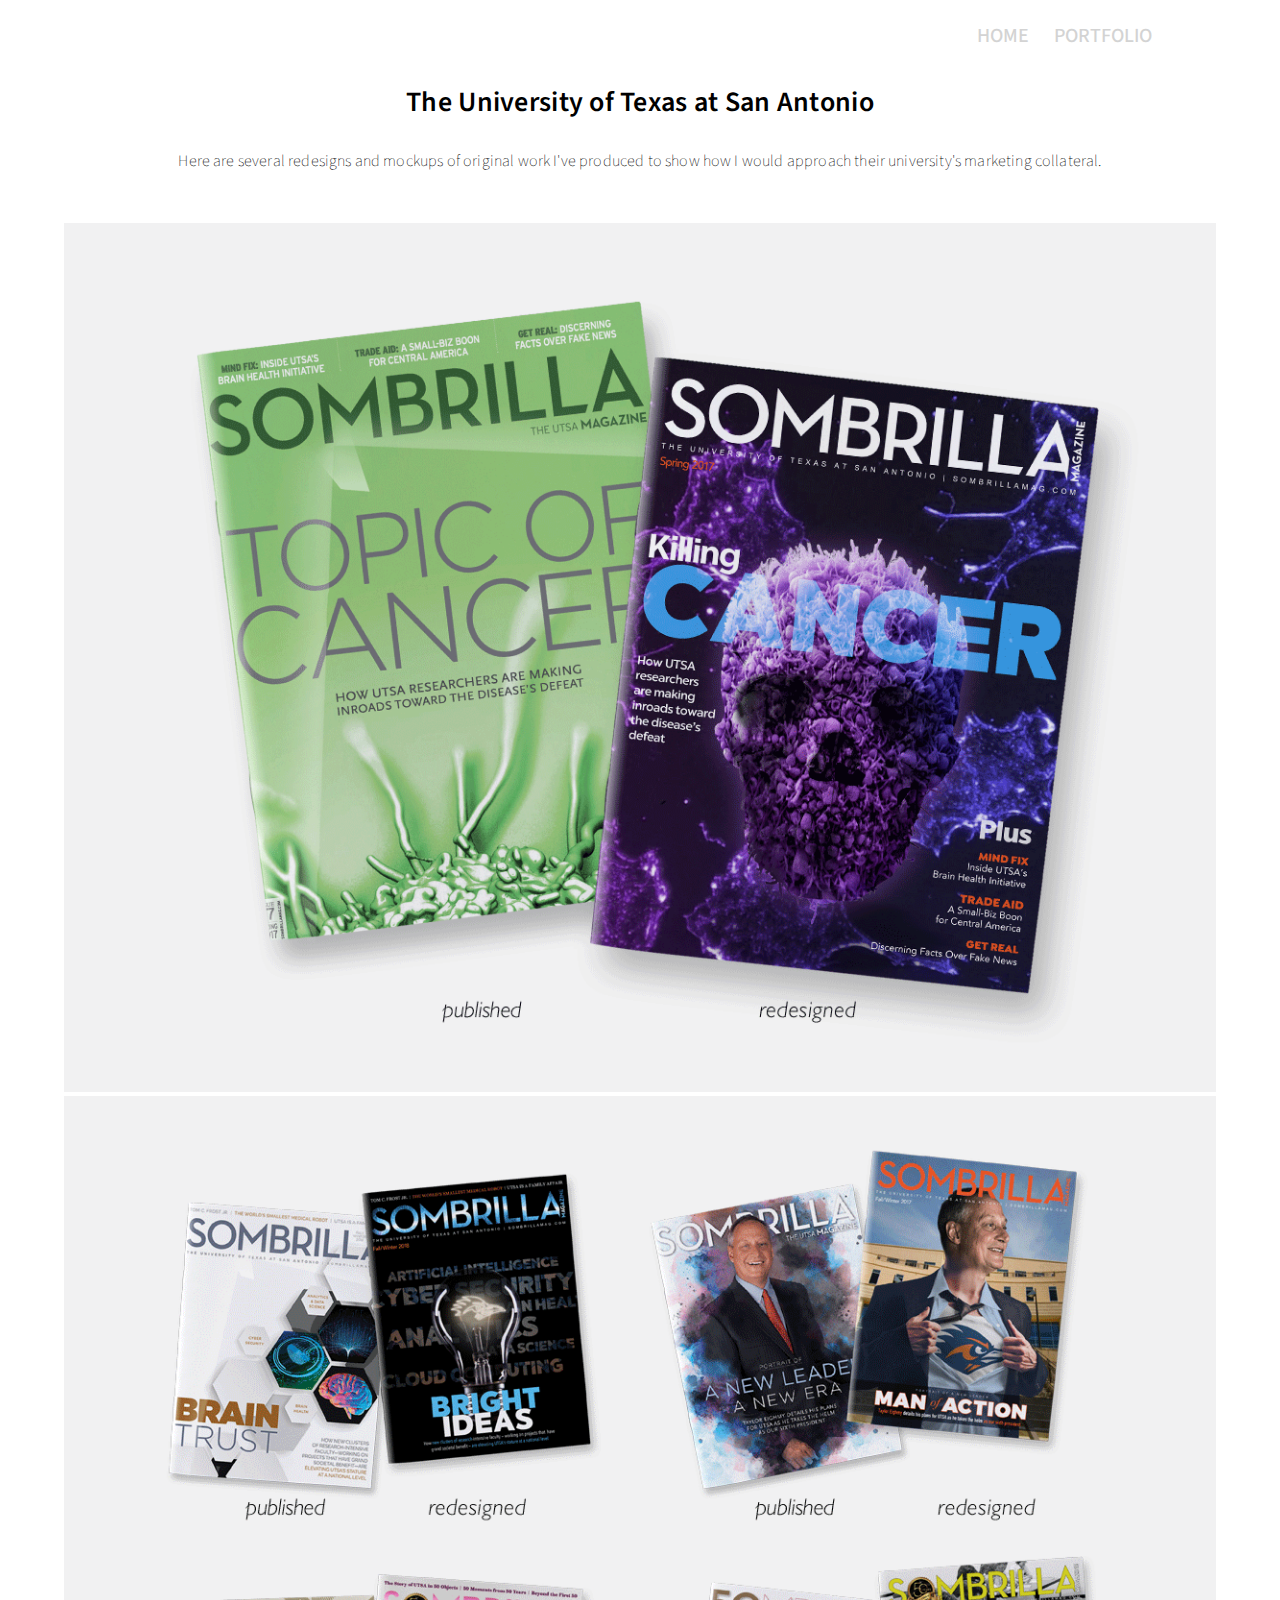
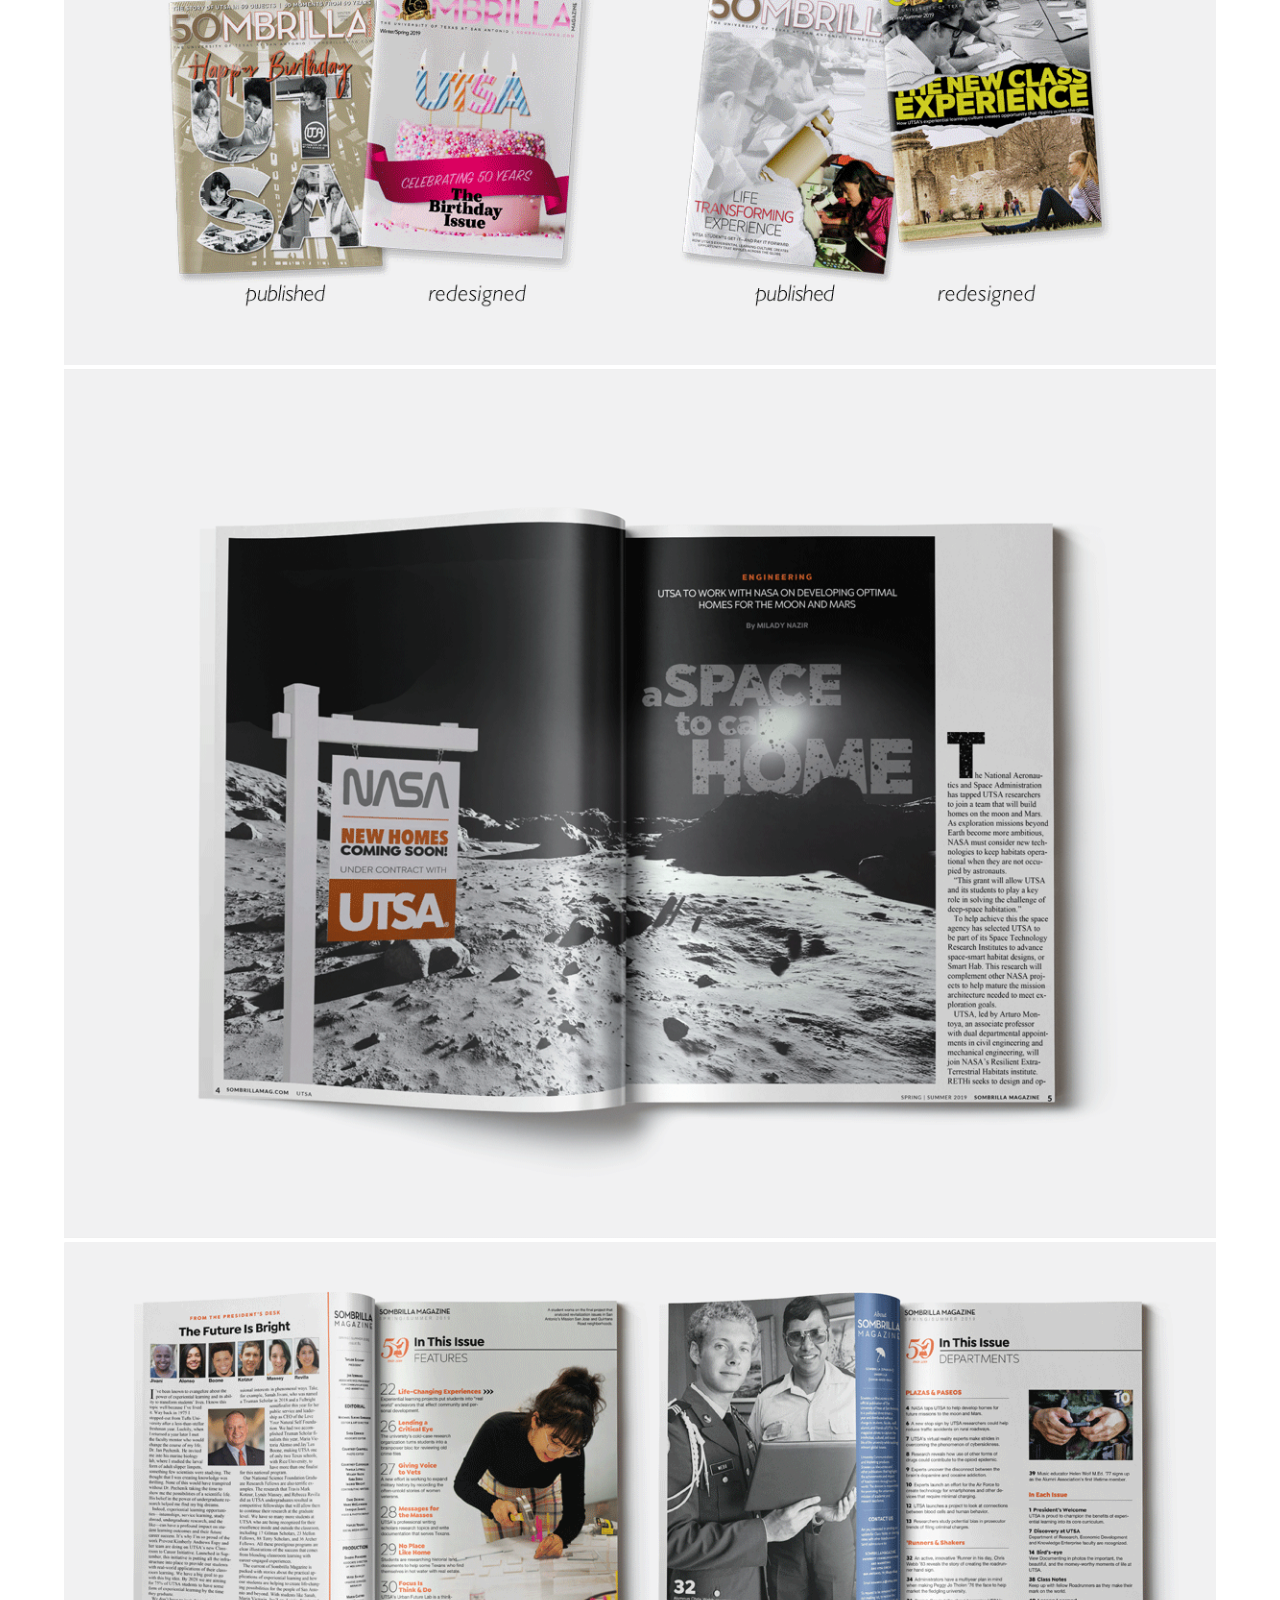
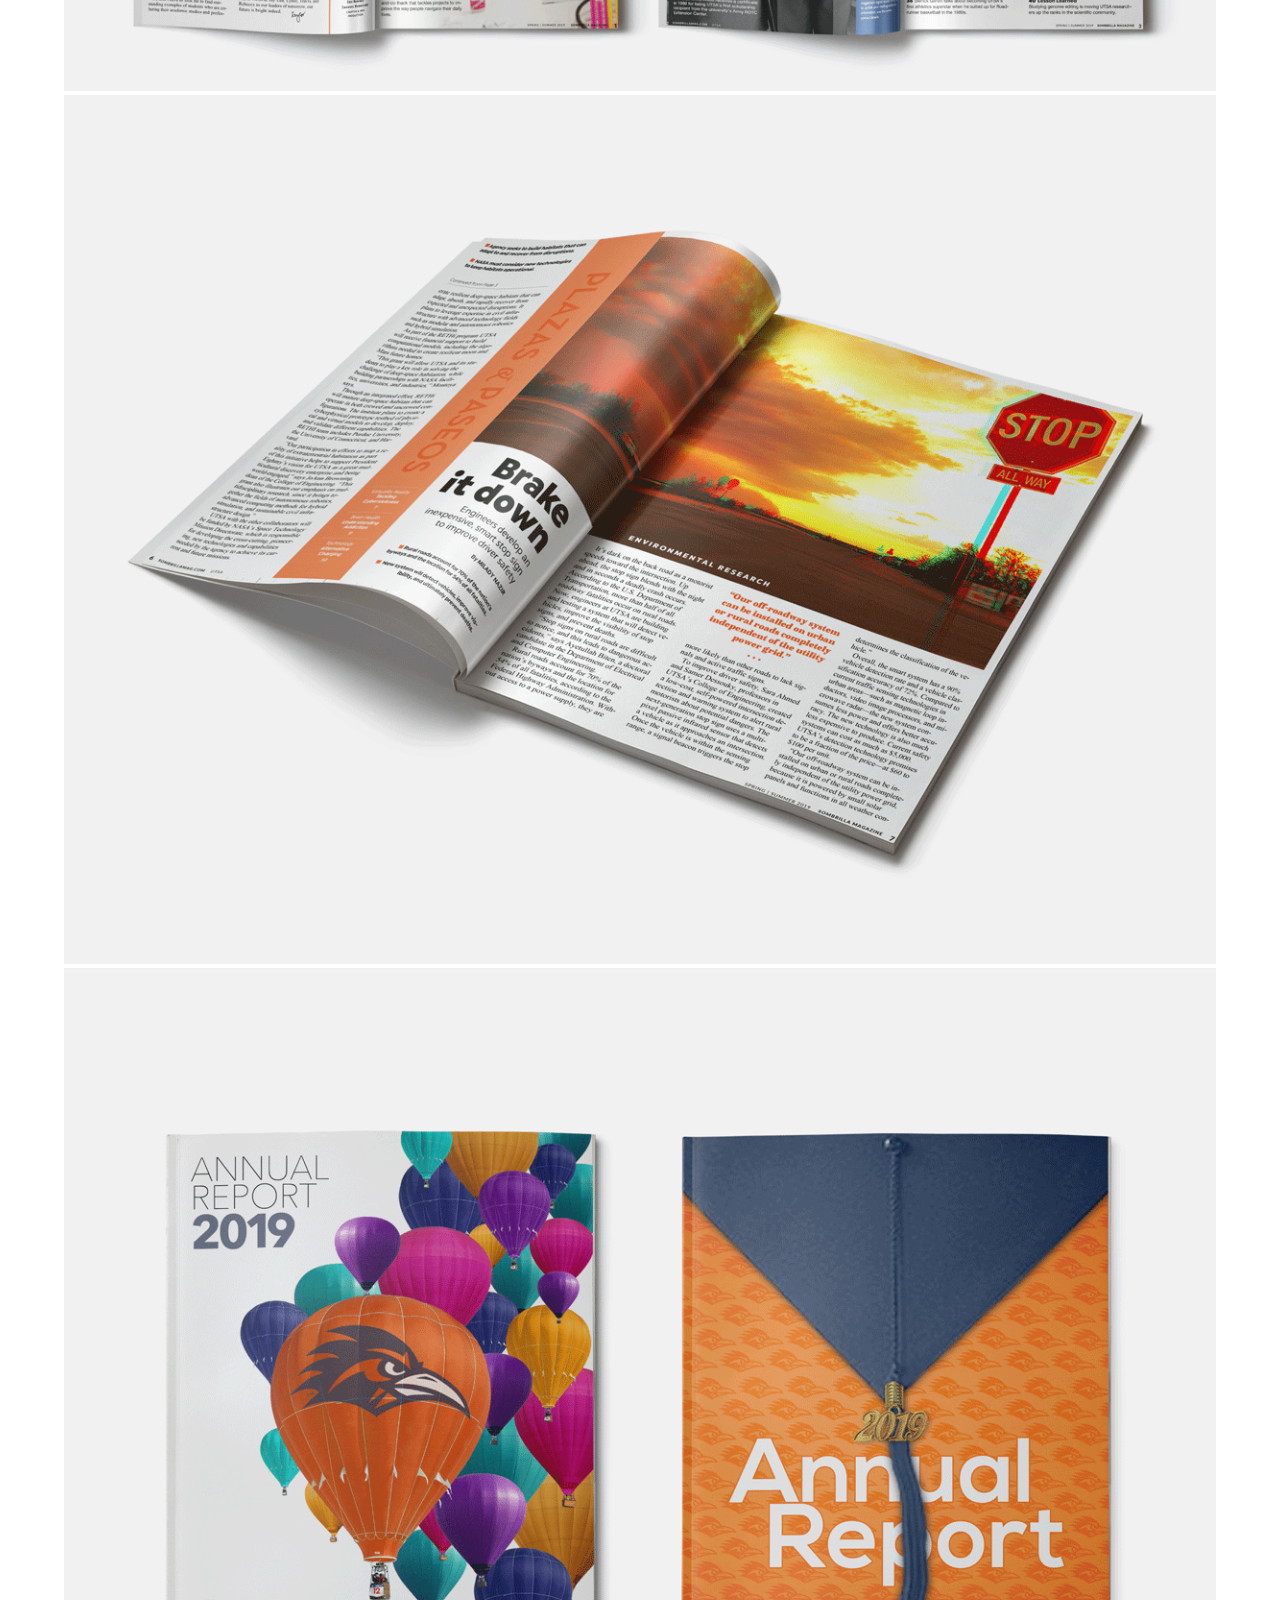
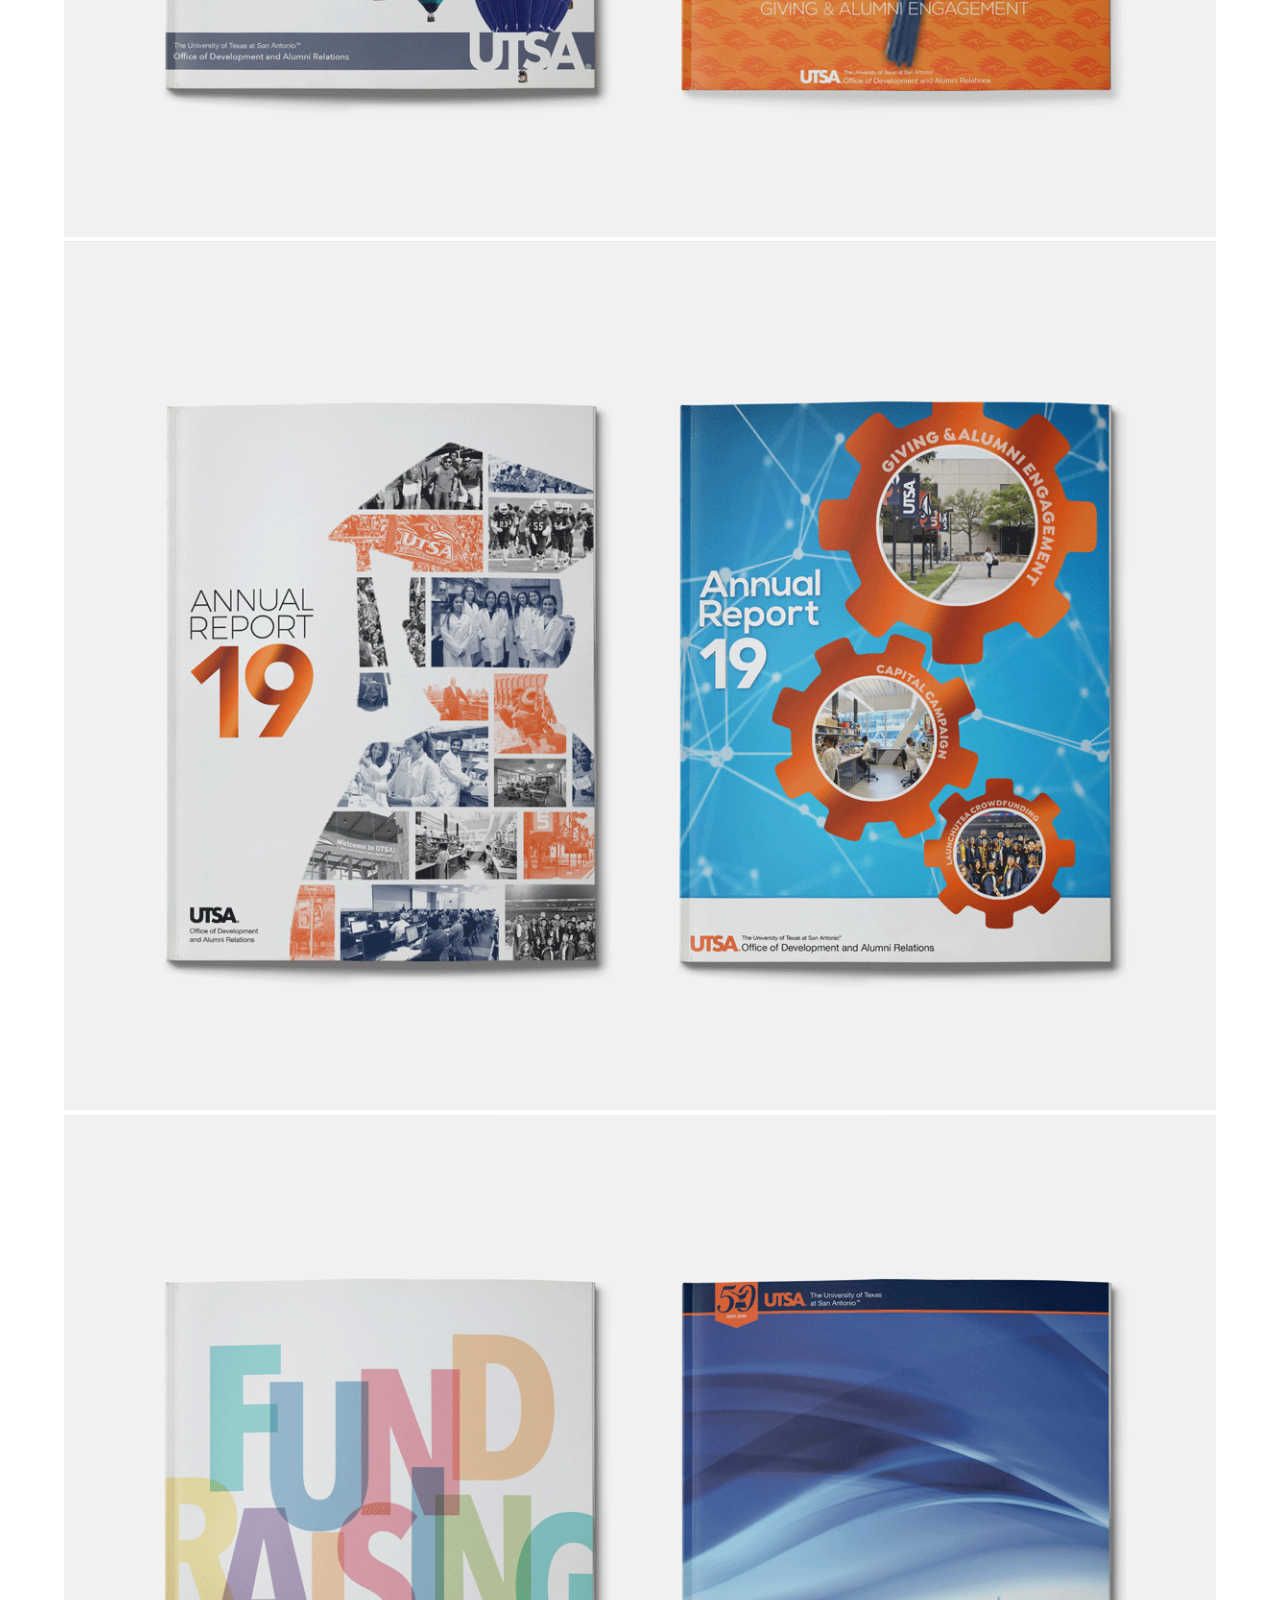
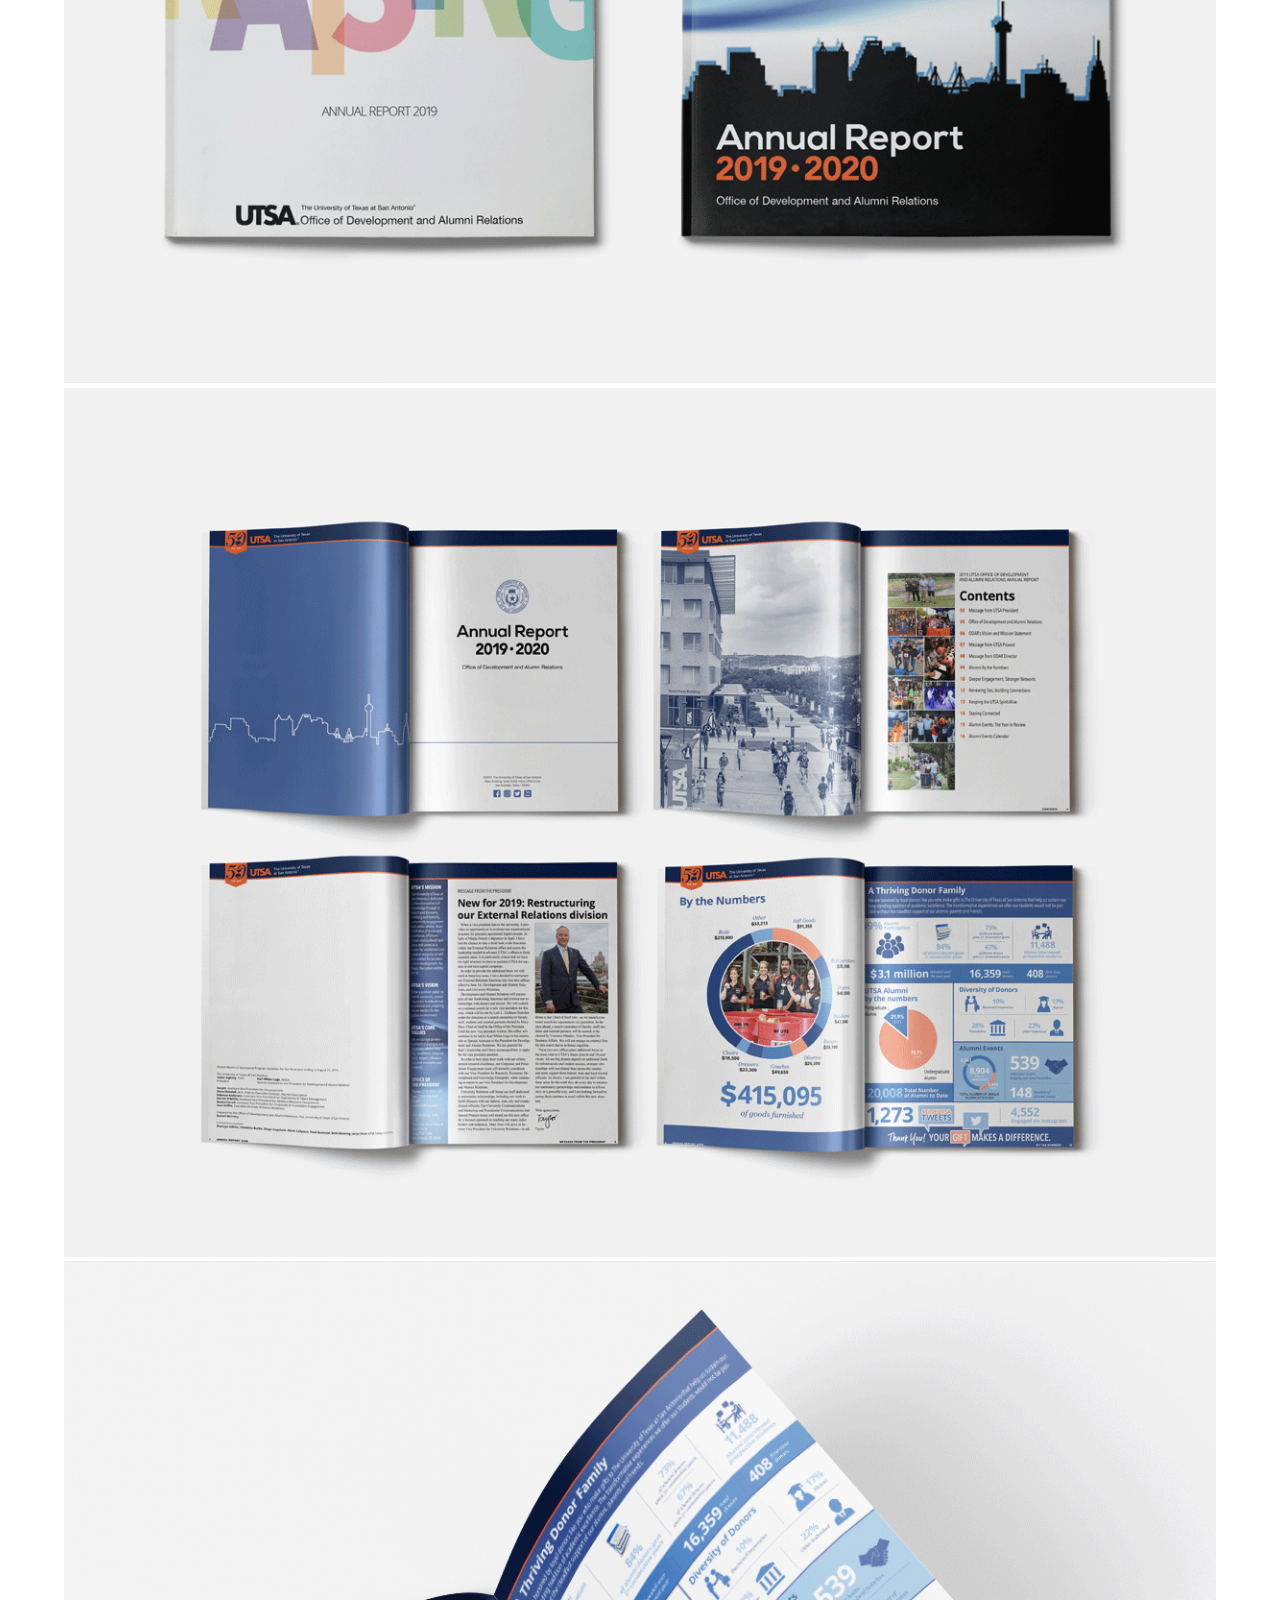
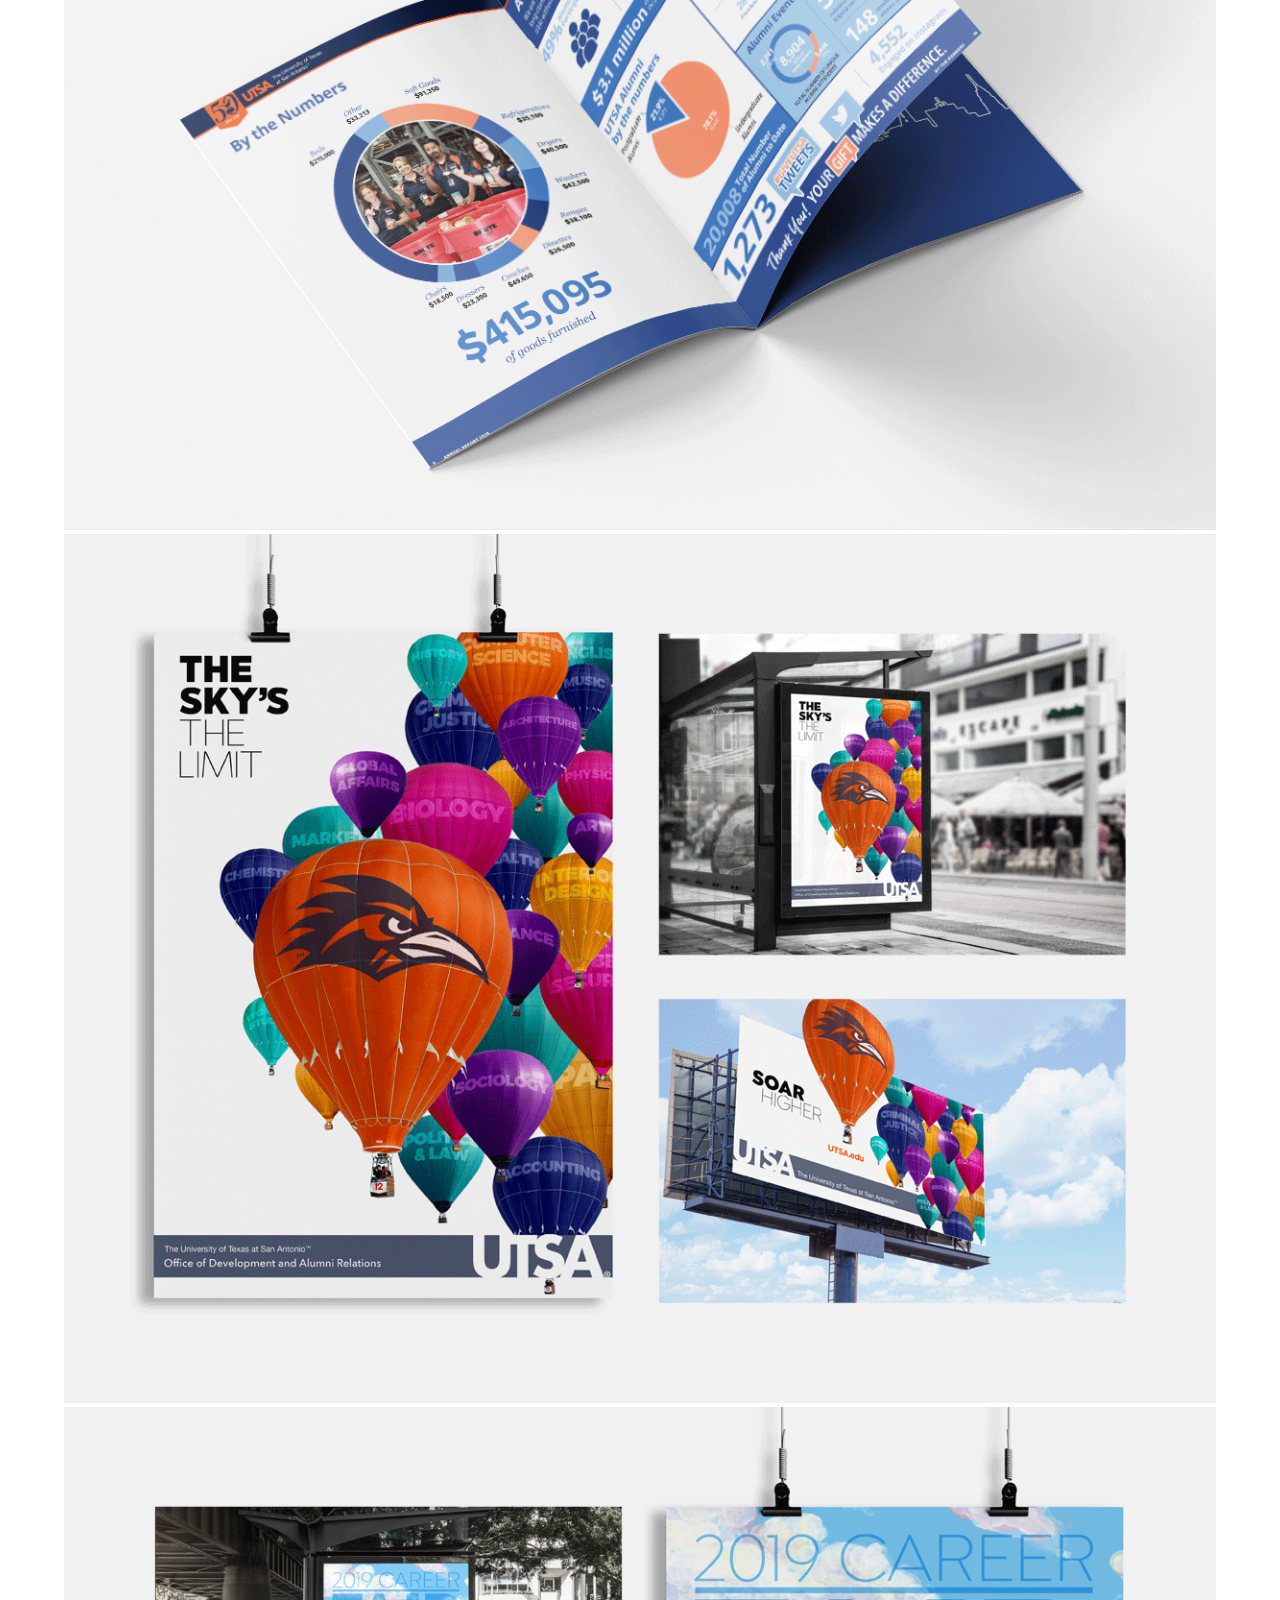
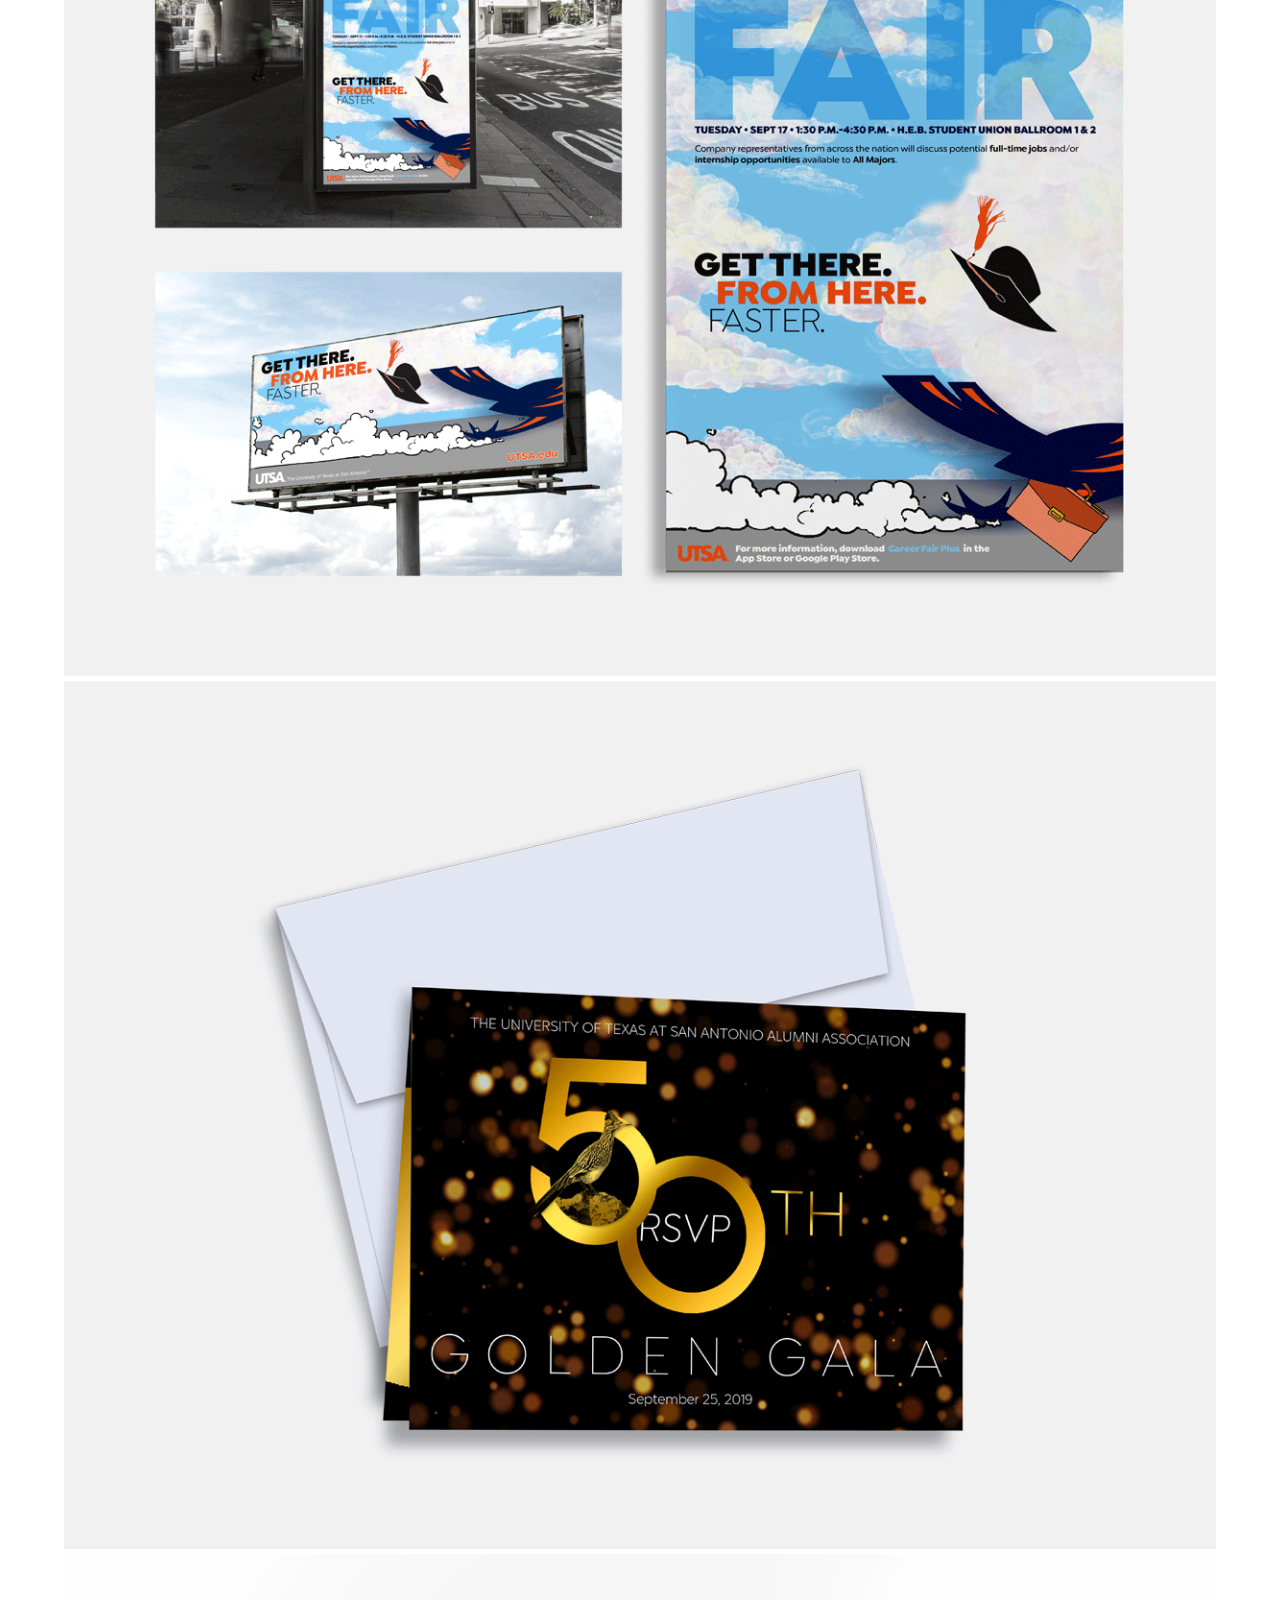
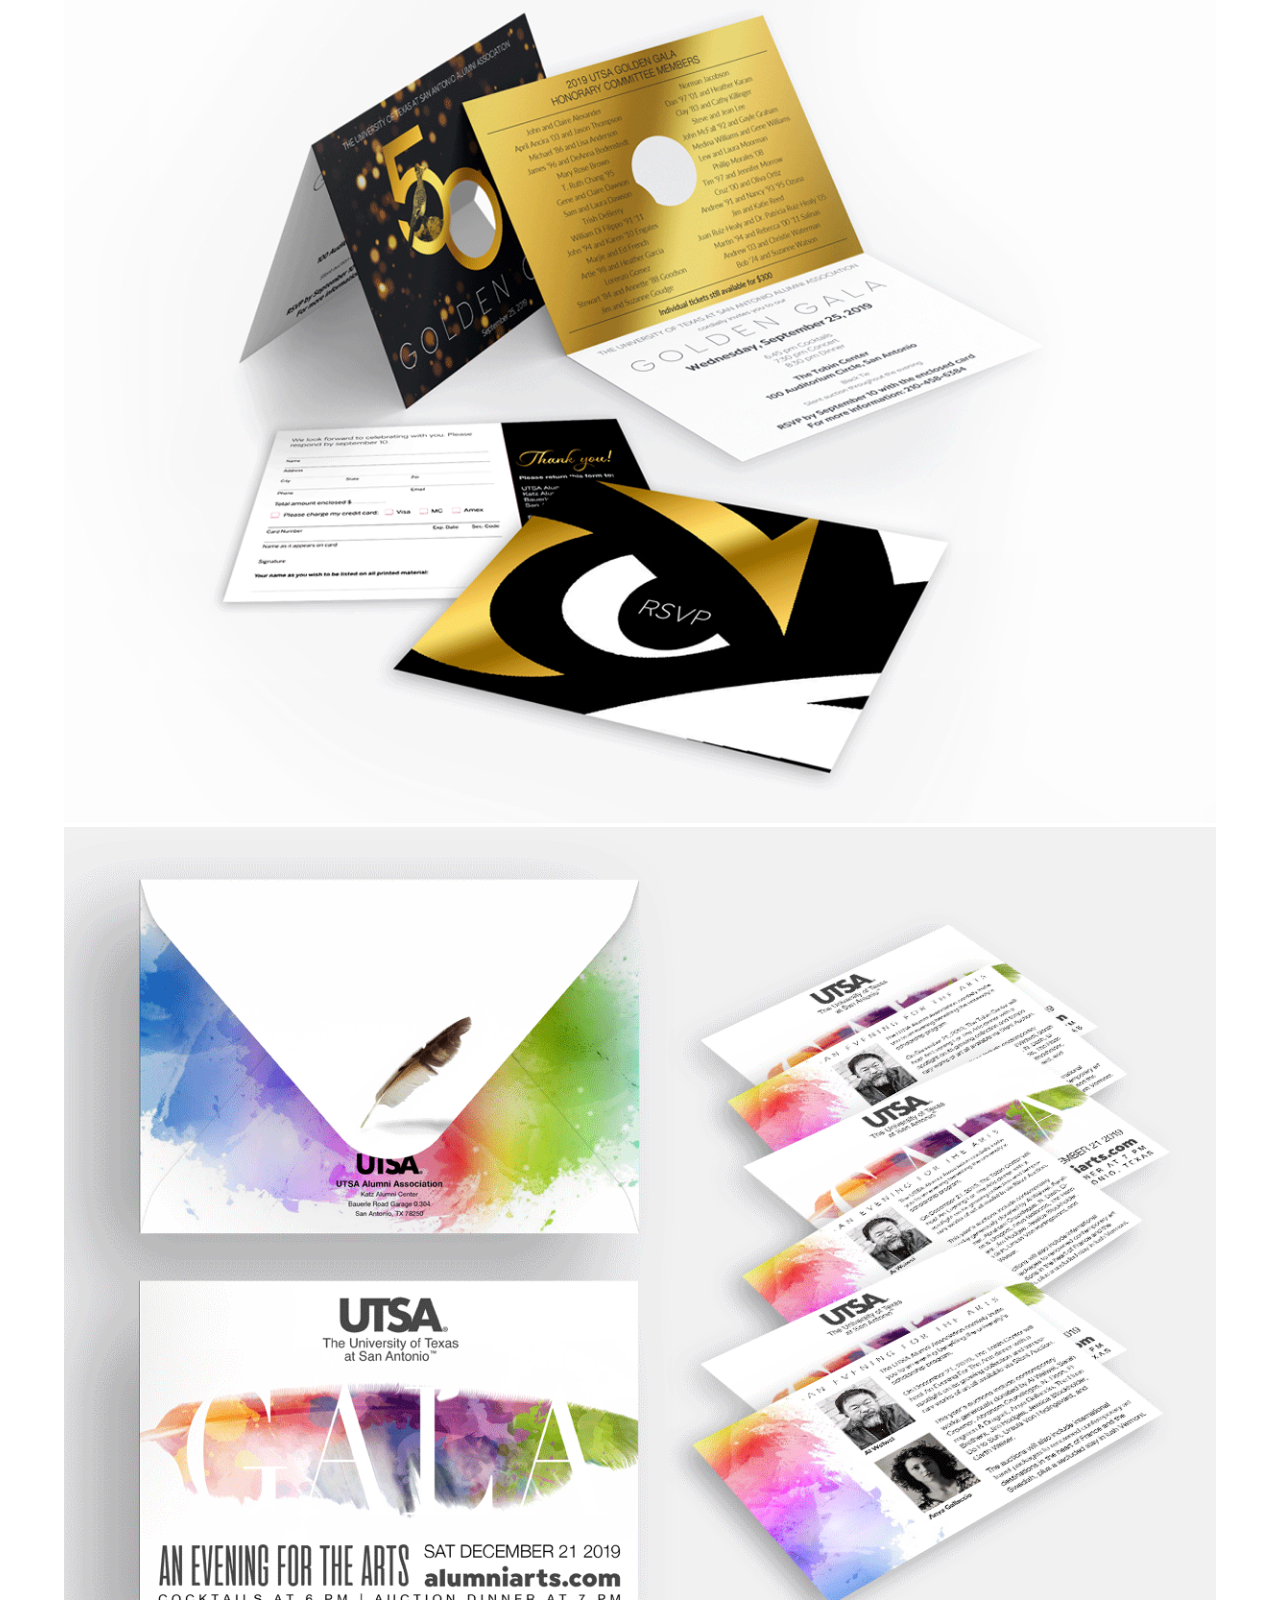
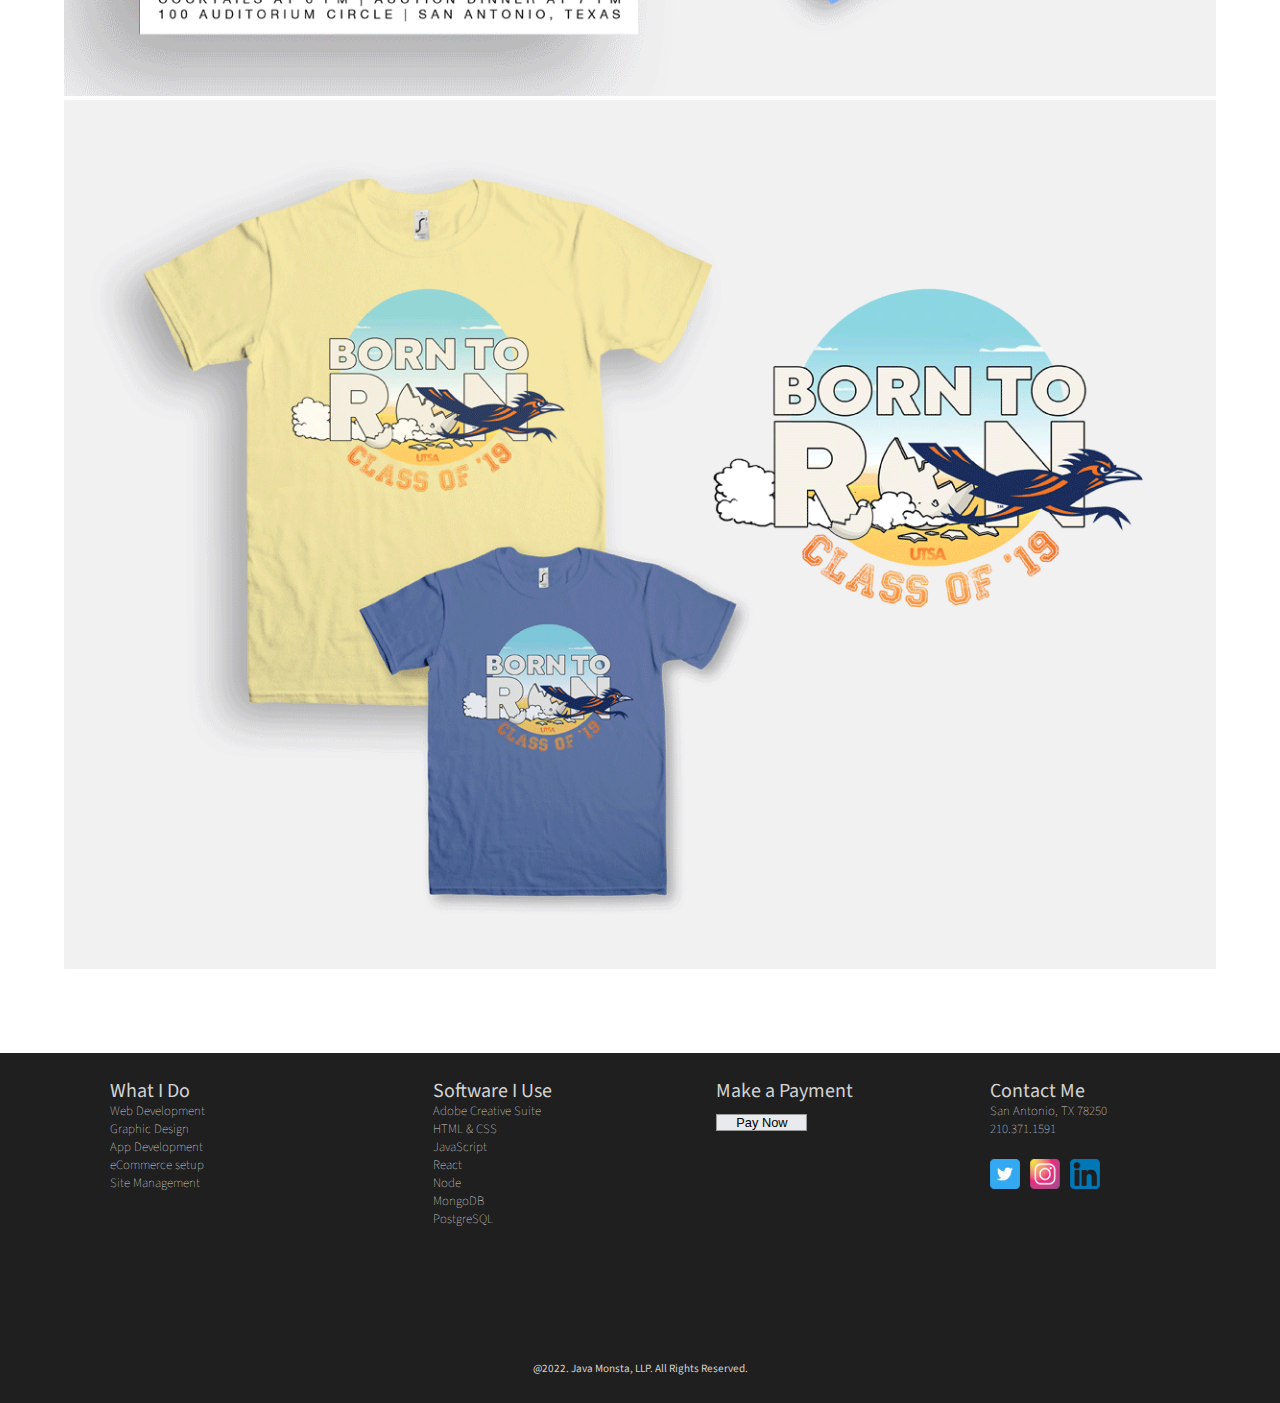
<file: utsa.html>
<!DOCTYPE html>
<html lang="en">
	<head>
    	<meta charset="utf-8">
    	<meta name="Java Monsta's website" content="This is the website for Java Monsta's portfolio, a San Antonio-based web development maestro.">
    	<meta name="Java Monsta web design and development" content="one, two, three">

		<title>Java Monsta Online</title>

		<!-- external CSS link -->
		<link rel="stylesheet" href="css/normalize.css">
		<link rel="stylesheet" href="css/style.css">
    <link rel="preconnect" href="https://fonts.googleapis.com">
<link rel="preconnect" href="https://fonts.gstatic.com" crossorigin>
<link href="https://fonts.googleapis.com/css2?family=Source+Sans+Pro:wght@200;300;400;600;700&display=swap" rel="stylesheet">
<link rel="preconnect" href="https://fonts.googleapis.com">
<link rel="preconnect" href="https://fonts.gstatic.com" crossorigin>
<link href="https://fonts.googleapis.com/css2?family=Work+Sans:wght@100;300;400;500;900&display=swap" rel="stylesheet">
	</head>
	<body>

  <header class="firstSectionPortfolio">
      <nav>
        <ul>
          <li><a href="index.html">HOME</a></li>
         <li><a href="portfolio.html">PORTFOLIO</a></li>
        </ul>
      </nav>
  </header>

    <section class="secondSectionPortfolio">
      <h2>The University of Texas at San Antonio</h2>
      <h3>Here are several redesigns and mockups of original work I've produced to show how I would approach their university's marketing collateral.</h3>
        <section class="portPics">
          <img src="images/UTSA/SombrillaRedesign.png">
          <img src="images/UTSA/SombrillaRedesigns.png">
          <img src="images/UTSA/SombrillaSpread1.png">
          <img src="images/UTSA/MagSpread1.png">
          <img src="images/UTSA/BrakeSpread.png">
          <img src="images/UTSA/ReportCovers2.png">
          <img src="images/UTSA/ReportCovers1.png">
          <img src="images/UTSA/ReportCovers3.png">
          <img src="images/UTSA/ReportSpreads.png">
          <img src="images/UTSA/ReportInMock5.png">
          <img src="images/UTSA/UTSAPoster1.png">
          <img src="images/UTSA/UTSAPosters2.png">
          <img src="images/UTSA/Invitations2.png">
          <img src="images/UTSA/Invitations1b.png">
          <img src="images/UTSA/Invitations.png">
          <img src="images/UTSA/Shirts.png">
        </section>
      </section>

      <footer id="footer">
        <section class="footer">
          <section class="footerColumns">
            <ul class="firstColumn">
              <li><span>What I Do</span></li>
              <li>Web Development</li>
              <li>Graphic Design</li>
              <li>App Development</li>
              <li>eCommerce setup</li>
              <li>Site Management</li>
            </ul>
          </section>
          <section class="footerColumns">
            <ul class="secondColumn">
              <li><span>Software I Use</span></li>
              <li>Adobe Creative Suite</li>
              <li>HTML & CSS</li>
              <li>JavaScript</li>
              <li>React</li>
              <li>Node</li>
              <li>MongoDB</li>
              <li>PostgreSQL</li>
            </ul>
          </section>
          <section class="footerColumns">
            <ul class="thirdColumn">
              <li><span>Make a Payment</span></li>
              <form name="PrePage" method="post" target="_blank" action="#">
                <input type="hidden" name="LinkId" value="fc5640c4-7c1b-4710-9df6-6ebb7d4075bb">
                <input type="submit" value="Pay Now">
               </form>
            </ul>
          </section>
          <section class="footerColumns">
            <ul class="fourthColumn">
              <li><span>Contact Me</span></li>
              <li>San Antonio, TX 78250</li>
              <li>210.371.1591</li>
              <ul class="sociaMedia">
                <li><a href="https://twitter.com/Java_Monsta"><img src="images/twitter-icon.png"></a></li>
                <li><img src="images/instagram_icon.png"></li>
                <li><img src="images/linked_icon.png"></li>
              </ul>
            </ul>
          </section>
        <section class="copyright">
          <p>@2022. Java Monsta, LLP. All Rights Reserved.</p>
        </section>
      </section>
      </footer>
  
      <script type="text/javascript" src="js/main.js"></script>
    </body>
  </html>
</file>
<file: css/style.css>
/* Box Model Hack */
* {
  box-sizing: border-box;
}

/* Clear fix hack */
.clearfix:after {
  content: ".";
  display: block;
  clear: both;
  visibility: hidden;
  line-height: 0;
  height: 0;
}

.clear {
  clear: both;
}

* {
  margin: 0px;
  padding: 0px;
  border: 0;
  outline: 0;
  font-size: 100%;
  vertical-align: baseline;
}

/******************************************
/* BASE STYLES
/*******************************************/

html,
body {
}

body {
  margin: 0;
  width: 100%;
}

h1,
h2,
h3,
h4,
h5,
h7,
p,
span,
nav {
  font-family: "Source Sans Pro", sans-serif;
  font-weight: 400;
}
h6 {
  font-family: "Work Sans", sans-serif;
  font-weight: 900;
  letter-spacing: 0.05em;
  font-size: 550%;
}

h5 {
  font-family: "Source Sans Pro", sans-serif;
  font-weight: 100;
}

ul {
  list-style-type: none;
  text-decoration: none;
}

a {
  text-decoration: none;
  cursor: pointer;
}

img {
  max-width: 100%;
}

p {
  font-size: 22px;
}

/******************************************
/* LAYOUT
/*******************************************/
header {
}

nav {
  font-size: 20px;
  font-weight: 500;
  height: 120px;
  width: 100%;
  background-color: none;
  border-bottom: none;
}

nav ul {
  margin-top: 25px;
  margin-right: 10%;
  float: right;
  clear: all;
}

nav ul li {
  width: auto;
  float: left;
  margin-left: 25px;
}

ul li a {
  color: lightgrey;
}

ul li a:hover {
  color: rgb(53, 243, 185);
}

a {
  color: black;
}

/******************************************
/* FIRST SECTION STYLES
/*******************************************/

.firstSection {
  width: 100%;
  height: 890px;
  background-image: linear-gradient(transparent, rgba(0, 0, 0, 0.5)),
    url(../images/stars3.gif);
  background-repeat: no-repeat;
  background-position: center;
  background-size: auto 100%;
  margin-bottom: 0;
}

.firstSection h1 {
  font-size: 145%;
  font-weight: 200;
  color: white;
  margin-left: 13%;
  width: 840px;
  margin-top: 15%;
}

.firstSection img {
  margin-left: 13%;
  width: 73%;
}

.topbuttons {
  margin-top: 50px;
  margin-left: 25%;
  margin-right: 25%;
}

.button1 {
  background-color: transparent;
  border: 3px solid rgb(53, 243, 185);
  color: rgb(53, 243, 185);
  padding: 15px 60px;
  border-radius: 25px;
  display: inline-block;
  float: left;
  font-weight: 500;
  font-size: 18px;
  font-family: "Source Sans Pro", sans-serif;
  font-weight: 400;
}

.button1:hover {
  background-color: rgb(53, 243, 185);
  border: 3px solid rgb(53, 243, 185);
  color: black;
}

.button2 {
  background-color: rgb(52, 238, 185);
  border: 3px solid rgb(53, 243, 185);
  border-radius: 25px;
  font-weight: 500;
  padding: 15px 60px;
  float: right;
  font-size: 18px;
  font-family: "Source Sans Pro", sans-serif;
  font-weight: 400;
}

.button2:hover {
  background-color: transparent;
  border: 3px solid rgb(53, 243, 185);
  color: rgb(53, 243, 185);
}

/******************************************
/* SECOND SECTION STYLES
/*******************************************/

.secondSection {
  height: 100%;
  width: 100%;
  text-align: center;
  margin-bottom: 2%;
  margin: 0 auto;
}

.secondSection h3 {
  font-size: 115%;
  color: black;
  font-weight: 100;
  width: 890px;
  margin: 4% auto 1% auto;
  line-height: 150%;
  letter-spacing: 0.01em;
}

.secondSection img {
  width: 76%;
}

/******************************************
/* THIRD SECTION STYLES
/*******************************************/

.thirdSection {
  height: 100%;
  text-align: center;
  margin-top: 50px;
}

.thirdSection h6 {
}

.thirdSection h3 {
  font-size: 115%;
  color: black;
  font-weight: 100;
  width: 900px;
  margin: 1% auto 0 auto;
  line-height: 150%;
  letter-spacing: 0.01em;
}

.thirdSection img {
  width: 330px;
}

.flex-grid {
  margin-top: 40px;
  display: grid;
  grid-template-columns: repeat(3, 1fr);
  gap: 1px;
  margin-left: 100px;
  margin-right: 100px;
}

.child1 {
  flex: 1;
  padding: 10px 10px;
}

.child2 {
  flex: 1;
  padding: 10px 10px;
}

.child3 {
  flex: 1;
  padding: 10px 10px;
}

.child4 {
  flex: 1;
  padding: 10px 10px;
}

.child5 {
  flex: 1;
  padding: 10px 10px;
}

.child6 {
  flex: 1;
  padding: 10px 10px;
}

.child7 {
  flex: 1;
  padding: 10px 10px;
}

.child8 {
  flex: 1;
  padding: 10px 10px;
}

.child9 {
  flex: 1;
  padding: 10px 10px;
}

.child10 {
  flex: 1;
  padding: 10px 10px;
}

.child11 {
  flex: 1;
  padding: 10px 10px;
}

.child12 {
  flex: 1;
  padding: 10px 10px;
}

.child13 {
  flex: 1;
  padding: 10px 10px;
}

.child14 {
  flex: 1;
  padding: 10px 10px;
}

.child15 {
  flex: 1;
  padding: 10px 10px;
}

.child16 {
  flex: 1;
  padding: 10px 10px;
}

.child17 {
  flex: 1;
  padding: 10px 10px;
}

.child18 {
  flex: 1;
  padding: 10px 10px;
}

.flex-grid.thirds .col {
  width: 32%;
}

.thirdSection button {
  background-color: white;
  padding: 15px 50px;
  border: 2px solid black;
  color: black;
  border-radius: 25px;
  font-size: 18px;
  font-weight: 500;
  letter-spacing: 0.25em;
  margin-top: 50px;
  margin-bottom: 80px;
  font-family: "Source Sans Pro", sans-serif;
  font-weight: 400;
}

.thirdSection button:hover {
  background-color: rgb(53, 243, 185);
  border: 2px solid rgb(53, 243, 185);
  color: white;
  cursor: pointer;
}

/******************************************
/* FOURTH SECTION STYLES
/*******************************************/

.fourthSection {
  height: 100%;
  width: 100%;
  text-align: center;
  margin-bottom: 30px;
  padding-bottom: 50px;
}

.fourthSection h6 {
  margin-bottom: 30px;
}

.fourthSection p {
  font-family: "Source Sans Pro", sans-serif;
  font-weight: 200;
  column-count: 2;
  text-align: left;
  line-height: 1.4em;
}

.fourthSection img {
  width: 110px;
  height: 130px;
  float: right;
  margin-right: 8%;
  margin-left: 3%;
}

.aboutMe {
  margin-left: 10%;
  margin-right: 20%;
}

/******************************************
/* FIFTH SECTION STYLES
/*******************************************/

.fifthSection {
  background-image: url(../images/computer.png);
  background-repeat: no-repeat;
  background-position: center;
  background-size: 100% auto;
  height: 100%;
  text-align: center;
}

.fifthSection h5 {
  font-size: 100%;
  font-weight: 100;
  letter-spacing: 0.25em;
  color: white;
  padding-top: 90px;
  padding-bottom: 0px;
}

.fifthSection button {
  background-color: rgb(53, 243, 185);
  padding: 15px 50px;
  border: 2px solid rgb(53, 243, 185);
  color: black;
  border-radius: 25px;
  font-size: 18px;
  font-weight: 500;
  letter-spacing: 0.25em;
  margin-top: 40px;
  margin-bottom: 80px;
  font-family: "Source Sans Pro", sans-serif;
  font-weight: 400;
}

.fifthSection button:hover {
  background-color: none;
  border: 2px solid rgb(0, 228, 184);
  color: white;
  cursor: pointer;
}

/******************************************
/* CONTACT US SECTION STYLES
/*******************************************/

.contactUs {
  width: 100%;
  height: 100%;
  margin-top: 80px;
  margin-bottom: 80px;
  text-align: center;
}

.contactUs h3 {
  font-size: 115%;
  color: black;
  font-weight: 100;
  width: 900px;
  margin: 1% auto 0 auto;
  line-height: 150%;
  letter-spacing: 0.01em;
}

/******************************************
/* FORM SECTION STYLES
/*******************************************/

form {
  margin: 0 0;
  width: 48%;
  padding: 0em;
  border: 0px solid #ccc;
  border-radius: 0em;
  margin-top: 11px;
  margin-left: 5%;
  display: inline-block;
}

ul {
  list-style: none;
  padding: 0;
  margin: 0;
}

form li + li {
  margin-top: 1em;
}

label {
  display: inline-block;
  float: left;
  width: 80px;
  text-align: right;
  padding-right: 10px;
}

input,
textarea {
  font: 1em sans-serif;
  width: 67%;
  box-sizing: border-box;
  border: 1px solid #999;
  background-color: rgb(232, 234, 237);
}

#msg {
  width: 84%;
}

input:focus,
textarea:focus {
  border-color: #000;
}

textarea {
  vertical-align: top;
  height: 9.3em;
  background-color: rgb(232, 234, 237);
}

.button {
  padding-left: 90px;
  
}

button {
  background-color: rgb(53, 243, 185);
  padding: 15px 70px 15px 70px;
  border-radius: 25px;
  font-size: 18px;
  font-weight: 500;
  letter-spacing: 0.25em;
  font-family: "Source Sans Pro", sans-serif;
  font-weight: 400;
  color: black;
}

button:hover {
  background-color: rgb(0, 228, 184);
  color: white;
  cursor: pointer;
}

#map {
  height: 300px;
  width: 400px;
  float: right;
  margin-right: 9%;
  margin-top: 31px;
  border: 1px solid #999;
}

#map img {
  max-height: 100%;
  max-width: 100%;
}

/******************************************
/* FOOTER SECTION STYLES
/*******************************************/

.footer {
  width: 100%;
  height: 350px;
  background-color: rgb(31, 31, 31);
  color: lightgrey;
  padding-left: 50px;
  padding-right: 50px;
}

.footerColumns {
  width: 24%;
  height: 200px;
  display: block;
  float: left;
  margin-top: 30px;
  margin-bottom: 80px;
  margin-left: 10px;
}

footer ul {
  width: 100%;
  font-family: "Source Sans Pro", sans-serif;
  font-weight: 200;
  font-size: 0.8em;
  list-style-type: none;
  text-decoration: none;
  line-height: 1.4em;
}

footer ul li {
}

footer ul li a {
  color: lightgrey;
}

footer ul li a:hover {
  color: rgb(198, 227, 247);
  cursor: pointer;
}

footer ul li span {
  font-size: 20px;
}

footer p {
  text-align: center;
  font-size: 0.7em;
  color: lightgrey;
}

.firstColumn {
  margin-left: 50px;
}

.secondColumn {
  margin-left: 80px;
}

.thirdColumn {
  margin-left: 70px;
}

.thirdColumn form {
  margin-left: 0px;
}

.thirdColumn form:hover {
  cursor: pointer;
}

.fourthColumn {
  margin-left: 50px;
}

.copyright {
  margin-top: 0px;
}

ul li img {
  display: inline-block;
  float: left;
  width: 30px;
  margin-right: 10px;
  margin-top: 20px;
}

/******************************************
/* PORTFOLIO SECTION
/*******************************************/

.firstSectionPortfolio {
  width: 100%;
  height: 30px;
}

.secondSectionPortfolio {
  text-align: center;
  margin-bottom: 80px;
  width:100%;
}

.secondSectionPortfolio h2 {
  text-align: center;
  font-size: 175%;
  color: black;
  font-weight: 600;
  width: 100%;
  margin: 4% auto 0 auto;
  line-height: 150%;
  letter-spacing: 0.01em;
}

.secondSectionPortfolio h3 {
  text-align: center;
  padding: 0 8%;
  font-size: 100%;
  color: black;
  font-weight: 100;
  width: 100%;
  margin: 2% auto 0 auto;
  line-height: 150%;
  letter-spacing: 0.01em;
  text-align: center;
}

/******************************************
/* PORTFOLIO INSIDE PAGE STYLES
/*******************************************/

.portPics {
  width: 90%;
  margin: 50px auto 0 auto;
}

#candygif {
  width: 100%;
}

#brittsgif {
  width: 100%;
}

#brittside1 img {
  width: 49%;
  float: left;
}

#brittside2 img {
  width: 49%;
  float: right;
}

/******************************************
/* RESPONSIVE WEB STYLES
/*******************************************/

@media (min-width:1000px) and (max-width:1210px) {

  form {
    margin: 0 0;
    padding: 0em;
    border: 0px solid #ccc;
    border-radius: 0em;
    margin-top: 11px;
    margin-left: 0;}
  form ul {
    list-style: none;
    padding: 0;
    margin-top: 15px;
    margin-left:15%;
    height:250px;}
  form li + li {
    margin-top: 1em;
    float:left;}
  label {
    float: left;
    text-align: left;}
  input,
  textarea {
    float:left;
    font: 1em sans-serif;
    box-sizing: border-box;
    border: 1px solid #999;
    background-color: rgb(232, 234, 237);}
  #msg {
    float:left;}
  .button {
    padding-left: 25%; }
  button {
    padding: 15px 40px;
    font-size: 15px;} 
  .footer {
      width: 100%;
      height: 350px;
      background-color: rgb(31, 31, 31);
      color: lightgrey;
      padding-left: 50px;
      padding-right: 50px;}
  .footerColumns {
      width: 23%;}
  .firstColumn {
      margin-left: 50px;}
  .secondColumn {
      margin-left: 40px;}
  .thirdColumn {
      margin-left: 40px;}
  .fourthColumn {
      margin-left: 40px;}
  }

/******************************************
/* RESPONSIVE WEB STYLES
/*******************************************/

@media (min-width:760px) and (max-width:999px) {
  .firstSection {
      width:100%;}
  .firstSection main h1 {
      font-size: 125%; }
  .topbuttons {
      margin-left: 25%;
      margin-right: 25%;}
  header .button1 {
      padding: 15px 40px;
      font-size: 15px; }
  header .button2 {
      padding: 15px 40px;
      font-size: 15px; } 
  .secondSection {
      height: 100%;
      width: 100%;
      text-align: center;
      margin-bottom: 2%;
      margin: 0 auto;}
  .secondSection h3 {
      font-size: 100%;
      width: 90%;}
  .thirdSection h6 {
      font-size: 400%;}
  .thirdSection h3 {
      font-size: 100%;
      width: 90%;}
  .portfolioButton button {
      padding: 15px 40px;
      font-size: 15px;}  
  .fourthSection p {
      column-count: 1;}
  .fourthSection h6 {
      font-size: 400%;
      width: 100%;}
  .fourthSection img {
      width: 110px;
      height: 130px;
      float: right;
      margin-right: 10%;
      margin-left: 4%;}
  .fifthSection button {
      padding: 15px 40px;
      font-size: 15px;} 
  .aboutMe {
      margin-left: 10%;
      margin-right: 20%;} 
  .contactUs {
      width: 100%;
      height: 100%;
      margin-top: 80px;
      margin-bottom: 80px;
      text-align: center;} 
  .contactUs h3 {
      font-size: 100%;
      width: 90%;}
  .contactUs h6 {
      font-size: 400%;}
  label {
      display: inline-block;
      float: left;
      width: 280px;
      text-align: left;
      padding-right: 10px;}
    input,
    textarea {
      font: 1em sans-serif;
      width: 100%;
      box-sizing: border-box;
      border: 1px solid #999;
      background-color: rgb(232, 234, 237);}
    #msg {
      width: 100%;}
    .button {
      padding-left: 0px; }
    button {
      padding: 15px 40px;
      font-size: 15px;} 
    #map {
      display:none;}
    .footer {
        width: 100%;
        height: 350px;
        background-color: rgb(31, 31, 31);
        color: lightgrey;
        padding-left: 50px;
        padding-right: 50px;}
    .footerColumns {
        width: 23%;}
    .firstColumn {
        margin-left: 50px;}
    .secondColumn {
        margin-left: 40px;}
    .thirdColumn {
        margin-left: 40px;}
    .fourthColumn {
        margin-left: 40px;}

    }  
    
    
/******************************************
/* RESPONSIVE WEB STYLES
/*******************************************/

@media (min-width:615px) and (max-width:759px) {
  .firstSection {
      width:100%;}
  .firstSection main h1 {
      font-size: 125%; 
      width:300px;
      margin-top:150px;}
  .topbuttons {
      text-align: center;
      margin-left:38%;}
  header .button1 {
      padding: 15px 40px;
      font-size: 15px; 
      margin-top:0px;}
  header .button2 {
      padding: 15px 40px;
      font-size: 15px; 
      margin-top:40px;
    float:left;} 
  .secondSection {
      height: 100%;
      width: 100%;
      text-align: center;
      margin-bottom: 2%;
      margin: 0 auto;}
  .secondSection h3 {
      font-size: 100%;
      width: 90%;}
  .thirdSection h6 {
      font-size: 325%;}
  .thirdSection h3 {
      font-size: 100%;
      width: 90%;}
  .portfolioButton button {
      padding: 15px 40px;
      font-size: 15px;}  
  .fourthSection p {
      column-count: 1;}
  .fourthSection h6 {
      font-size: 325%;
      width: 100%;}
  .fourthSection img {
      width: 110px;
      height: 130px;
      float: right;
      margin-right: 10%;
      margin-left: 4%;}
  .fifthSection button {
      padding: 15px 40px;
      font-size: 15px;} 
  .aboutMe {
      margin-left: 10%;
      margin-right: 20%;} 
  .contactUs {
      width: 100%;
      height: 100%;
      margin-top: 80px;
      margin-bottom: 80px;
      text-align: center;} 
  .contactUs h3 {
      font-size: 100%;
      width: 90%;}
  .contactUs h6 {
      font-size: 325%;}
  label {
      display: inline-block;
      float: left;
      width: 280px;
      text-align: left;
      padding-right: 10px;}
    input,
    textarea {
      font: 1em sans-serif;
      width: 100%;
      box-sizing: border-box;
      border: 1px solid #999;
      background-color: rgb(232, 234, 237);}
    #msg {
      width: 100%;}
    .button {
      padding-left: 0px; }
    button {
      padding: 15px 40px;
      font-size: 15px;} 
    #map {
      display:none;}
    .footer {
        width: 100%;
        height: 350px;
        background-color: rgb(31, 31, 31);
        color: lightgrey;
        padding-left: 50px;
        padding-right: 50px;}
    .footerColumns {
        width: 23%;}
    .firstColumn {
        margin-left: 0px;}
    .secondColumn {
        margin-left: 10px;}
    .thirdColumn {
        margin-left: 20px;}
    .fourthColumn {
        margin-left: 20px;}
    }  

        
/******************************************
/* RESPONSIVE WEB STYLES
/*******************************************/

@media (min-width:415px) and (max-width:614px) {
  .firstSection {
      width:100%;}
  .firstSection main h1 {
      font-size: 125%; 
      width:300px;
      margin-top:150px;}
  .topbuttons {
      text-align: center;
      margin-left:31%;}
  header .button1 {
      padding: 15px 40px;
      font-size: 15px; 
      margin-top:0px;}
  header .button2 {
      padding: 15px 40px;
      font-size: 15px; 
      margin-top:40px;
    float:left;} 
  .secondSection {
      height: 100%;
      width: 100%;
      text-align: center;
      margin-bottom: 2%;
      margin: 0 auto;}
  .secondSection h3 {
      font-size: 100%;
      width: 90%;}
  .thirdSection h6 {
      font-size: 250%;}
  .thirdSection h3 {
      font-size: 100%;
      width: 90%;}
  .portfolioButton button {
      padding: 15px 40px;
      font-size: 15px;}  
  .fourthSection p {
      column-count: 1;
      width:115%;}
  .fourthSection h6 {
      font-size: 250%;
      width: 100%;}
  .fourthSection img {
      display: none;} 
  .fifthSection h5 {
      font-size: 70%;
      padding-top: 10px;}  
  .fifthSection button {
      padding: 15px 40px;
      font-size: 15px;
      margin-top: 20px;
      margin-bottom: 20px;    } 
  .aboutMe {
      margin-left: 10%;
      margin-right: 20%;} 
  .contactUs {
      width: 100%;
      height: 100%;
      margin-top: 80px;
      margin-bottom: 80px;
      text-align: center;} 
  .contactUs h3 {
      font-size: 100%;
      width: 90%;}
  .contactUs h6 {
      font-size: 250%;}
  label {
      display: inline-block;
      float: left;
      width: 180px;
      text-align: left;
      padding-right: 10px;}
  input,
    textarea {
      font: 1em sans-serif;
      width: 100%;
      box-sizing: border-box;
      border: 1px solid #999;
      background-color: rgb(232, 234, 237);}
    #msg {
      width: 100%;}
    .button {
      padding-left: 0px; }
    button {
      padding: 15px 40px;
      font-size: 15px;} 
    #map {
      display:none;}
    .footer {
        width: 100%;
        height: 500px;
        padding-left: 50px;
        padding-right: 30px;}
    .footerColumns {
          width: 35%;
          height: 200px;
          display: block;
          float: left;
          margin-top: 30px;
          margin-bottom: 20px;
          margin-left: 10px;
        }
    .firstColumn {
        margin-left: 0px;}
    .secondColumn {
      margin-left: 50px;}
    .thirdColumn {
      margin-left: 0px;}
    .fourthColumn {
       margin-left: 50px;
      float:left;}
    .copyright {
      display: none;}
   }
</file>
